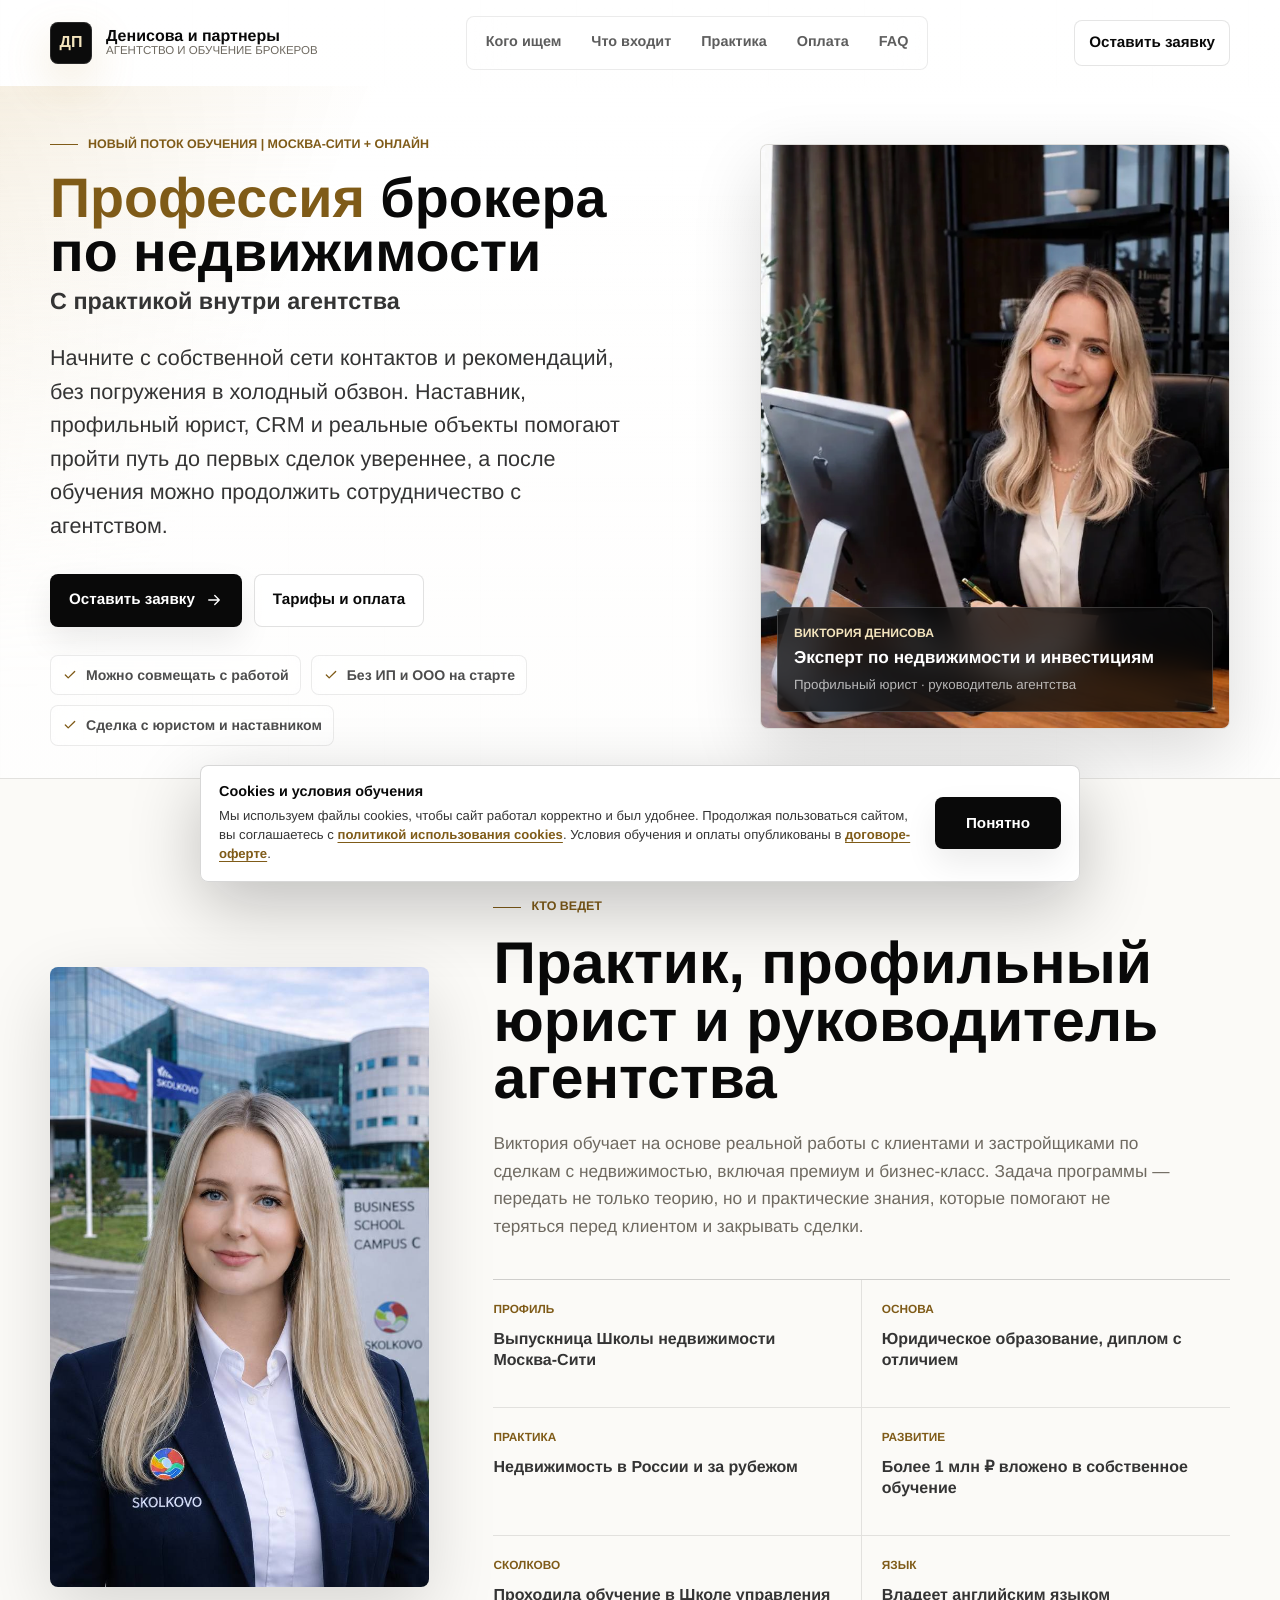
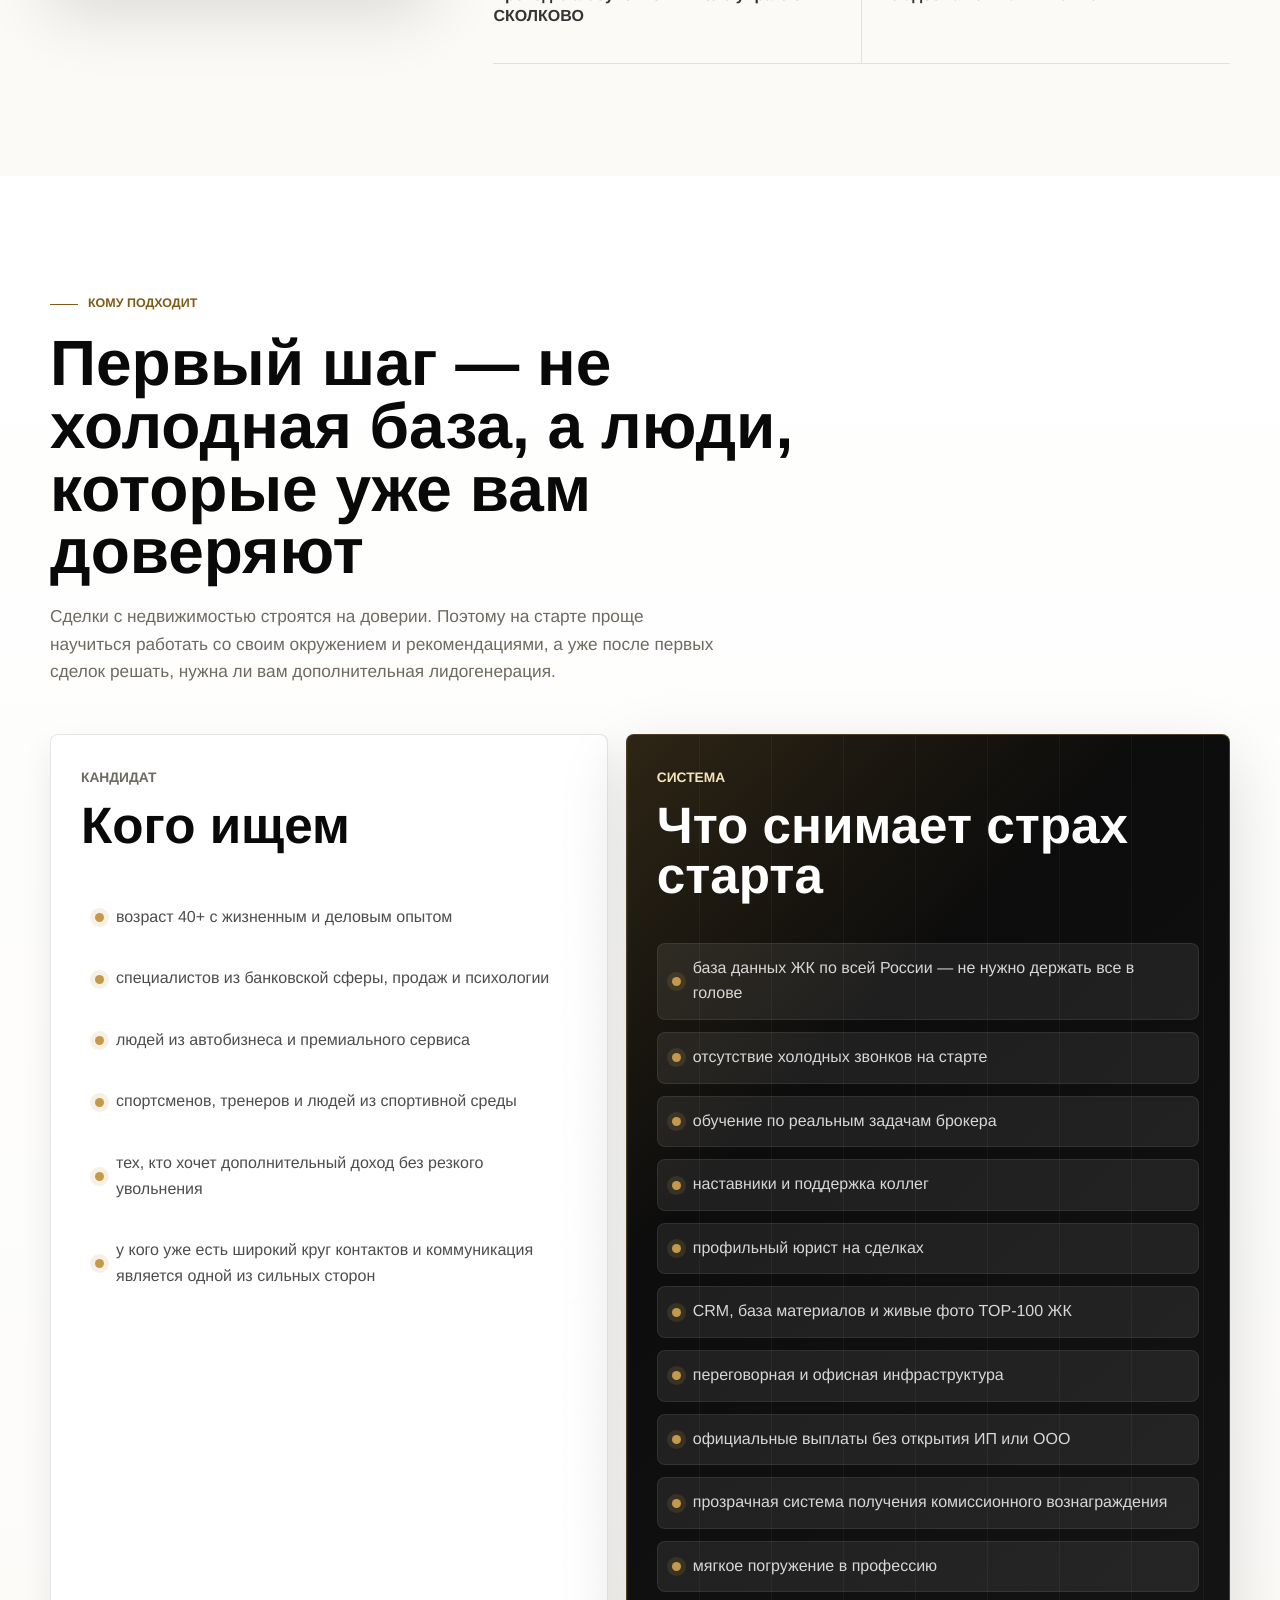
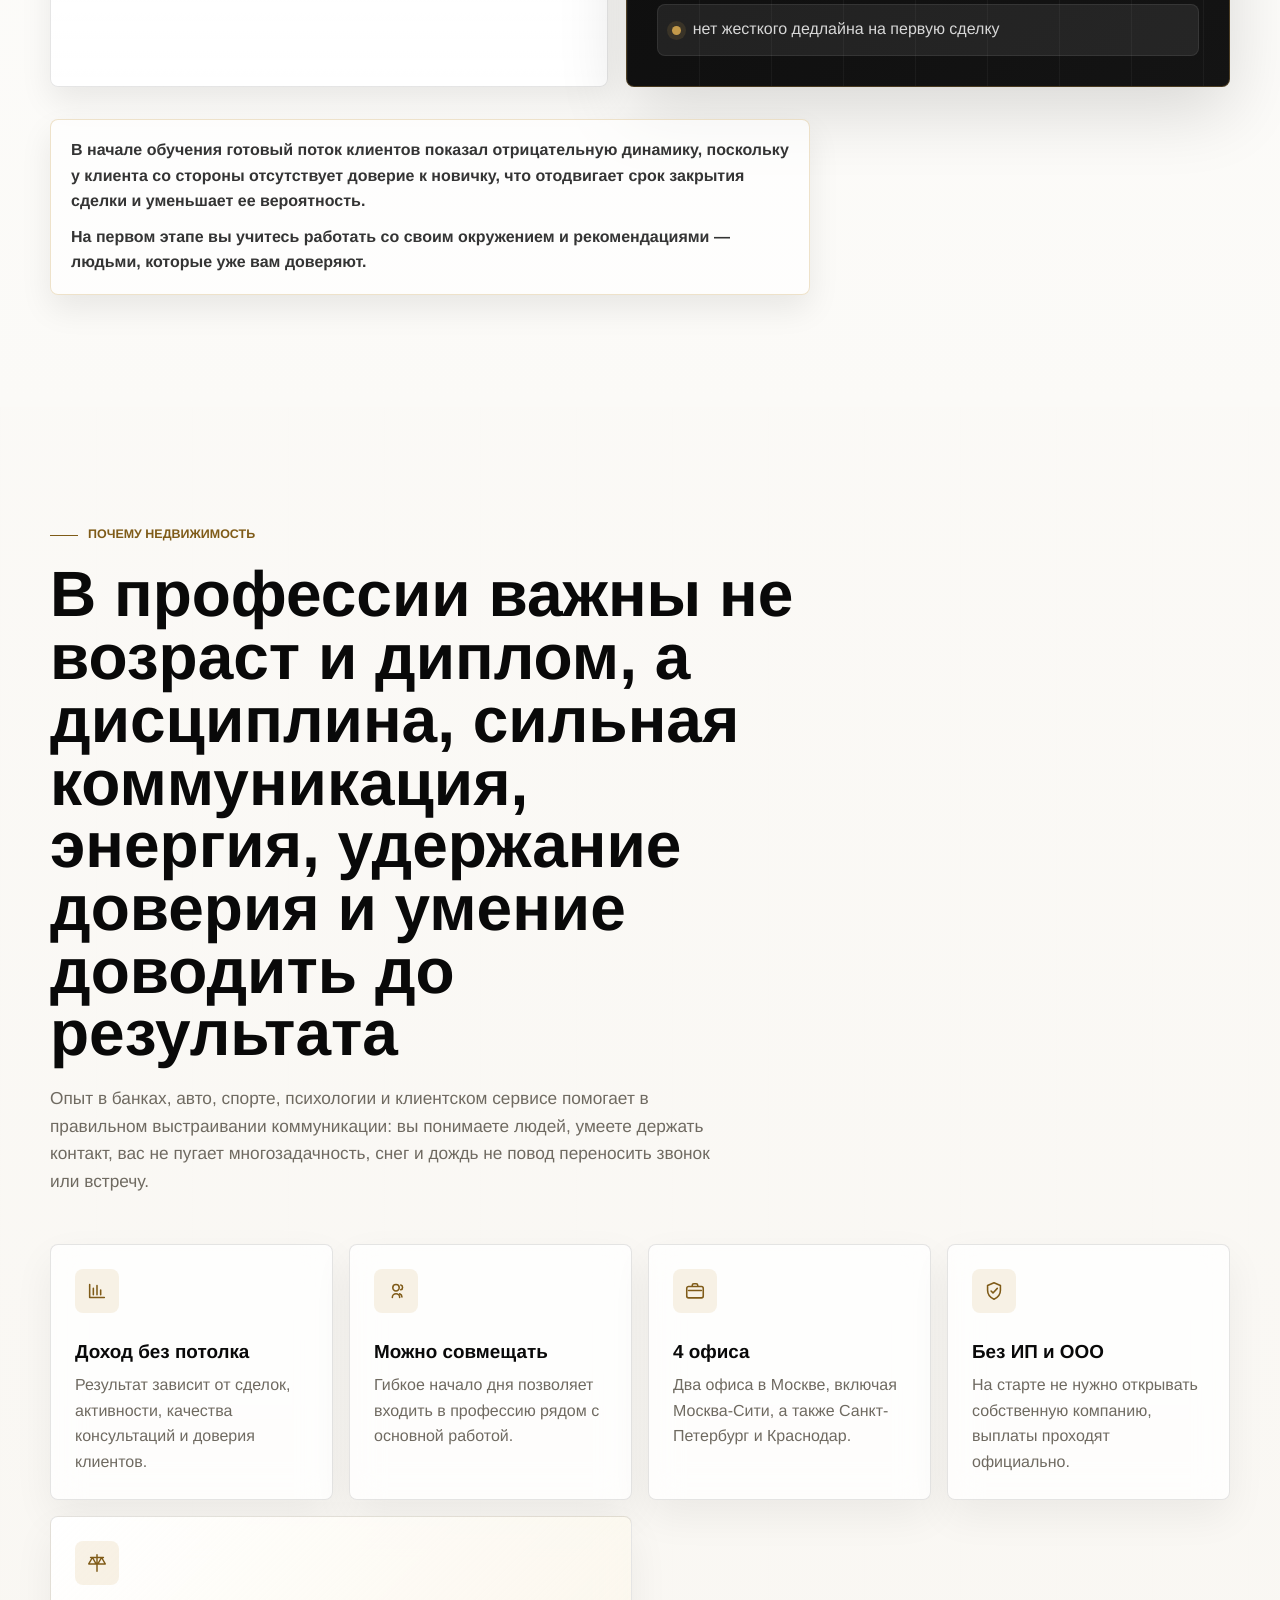
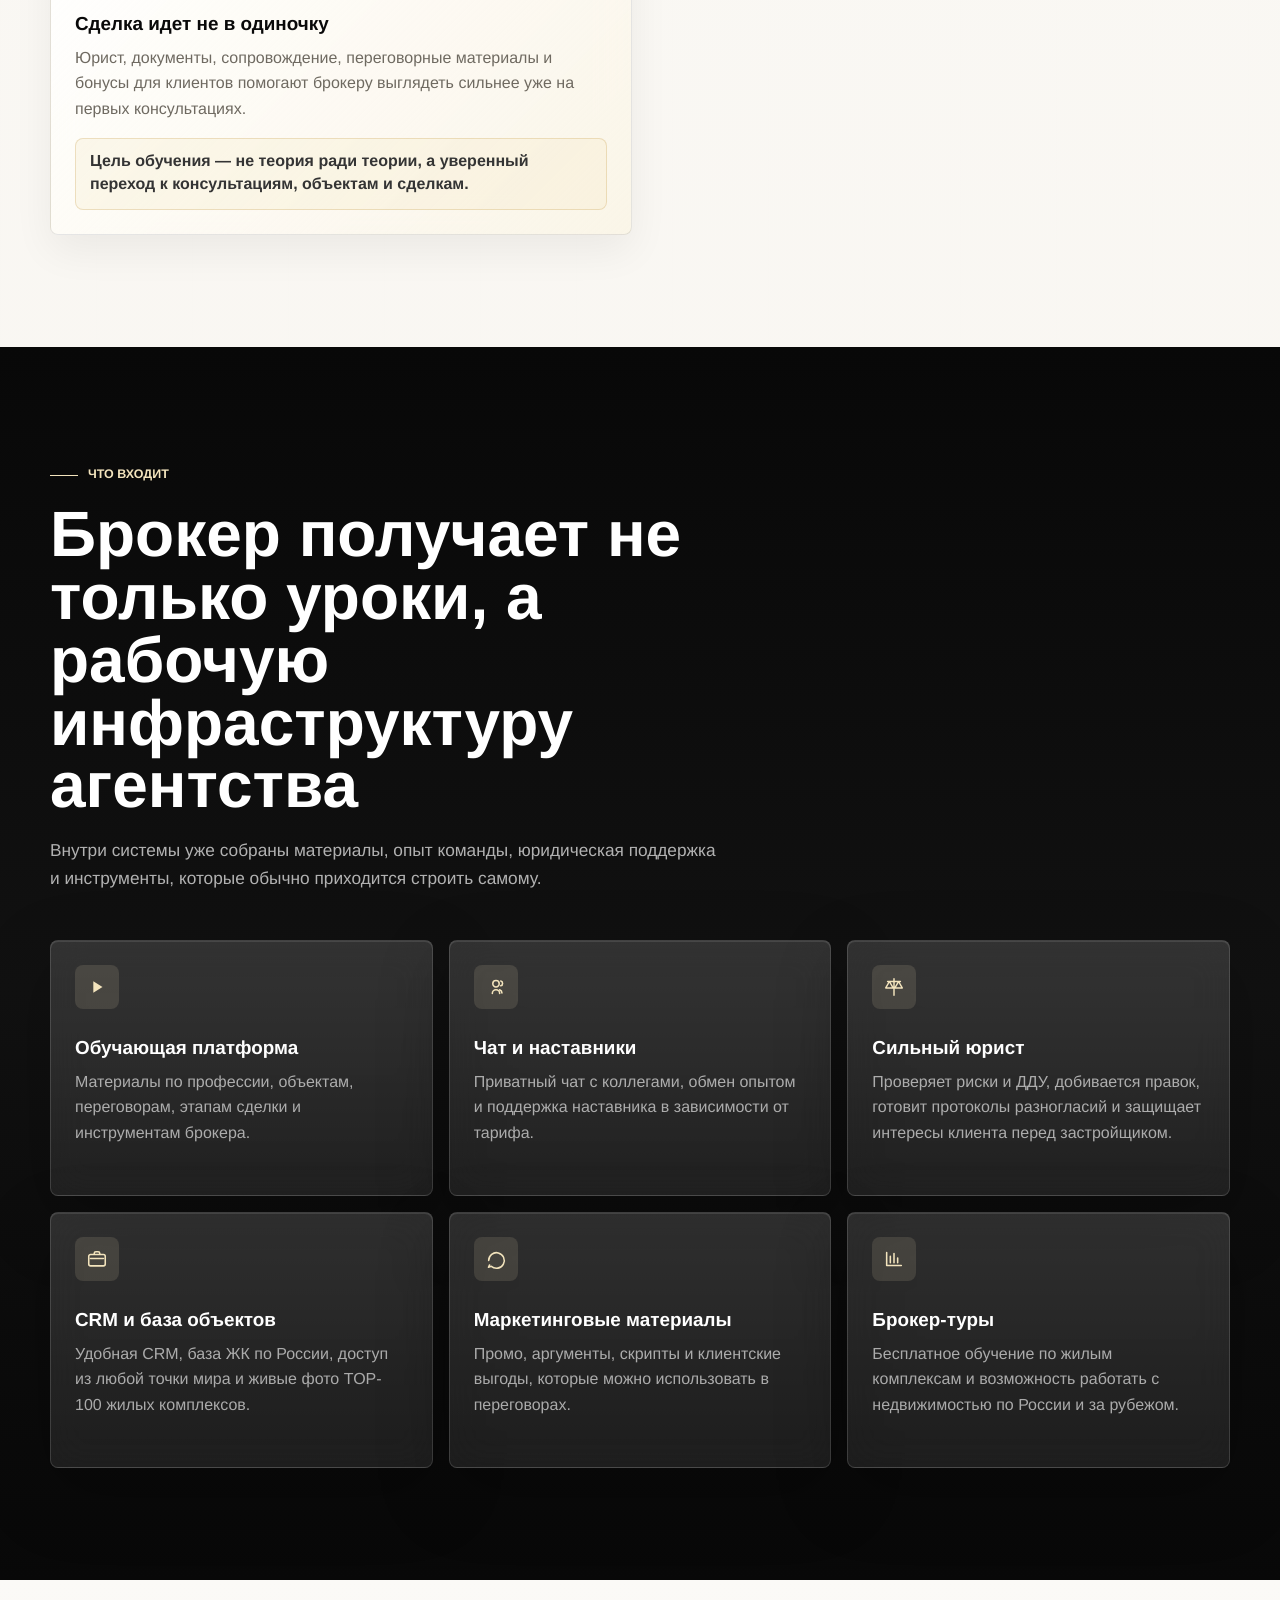
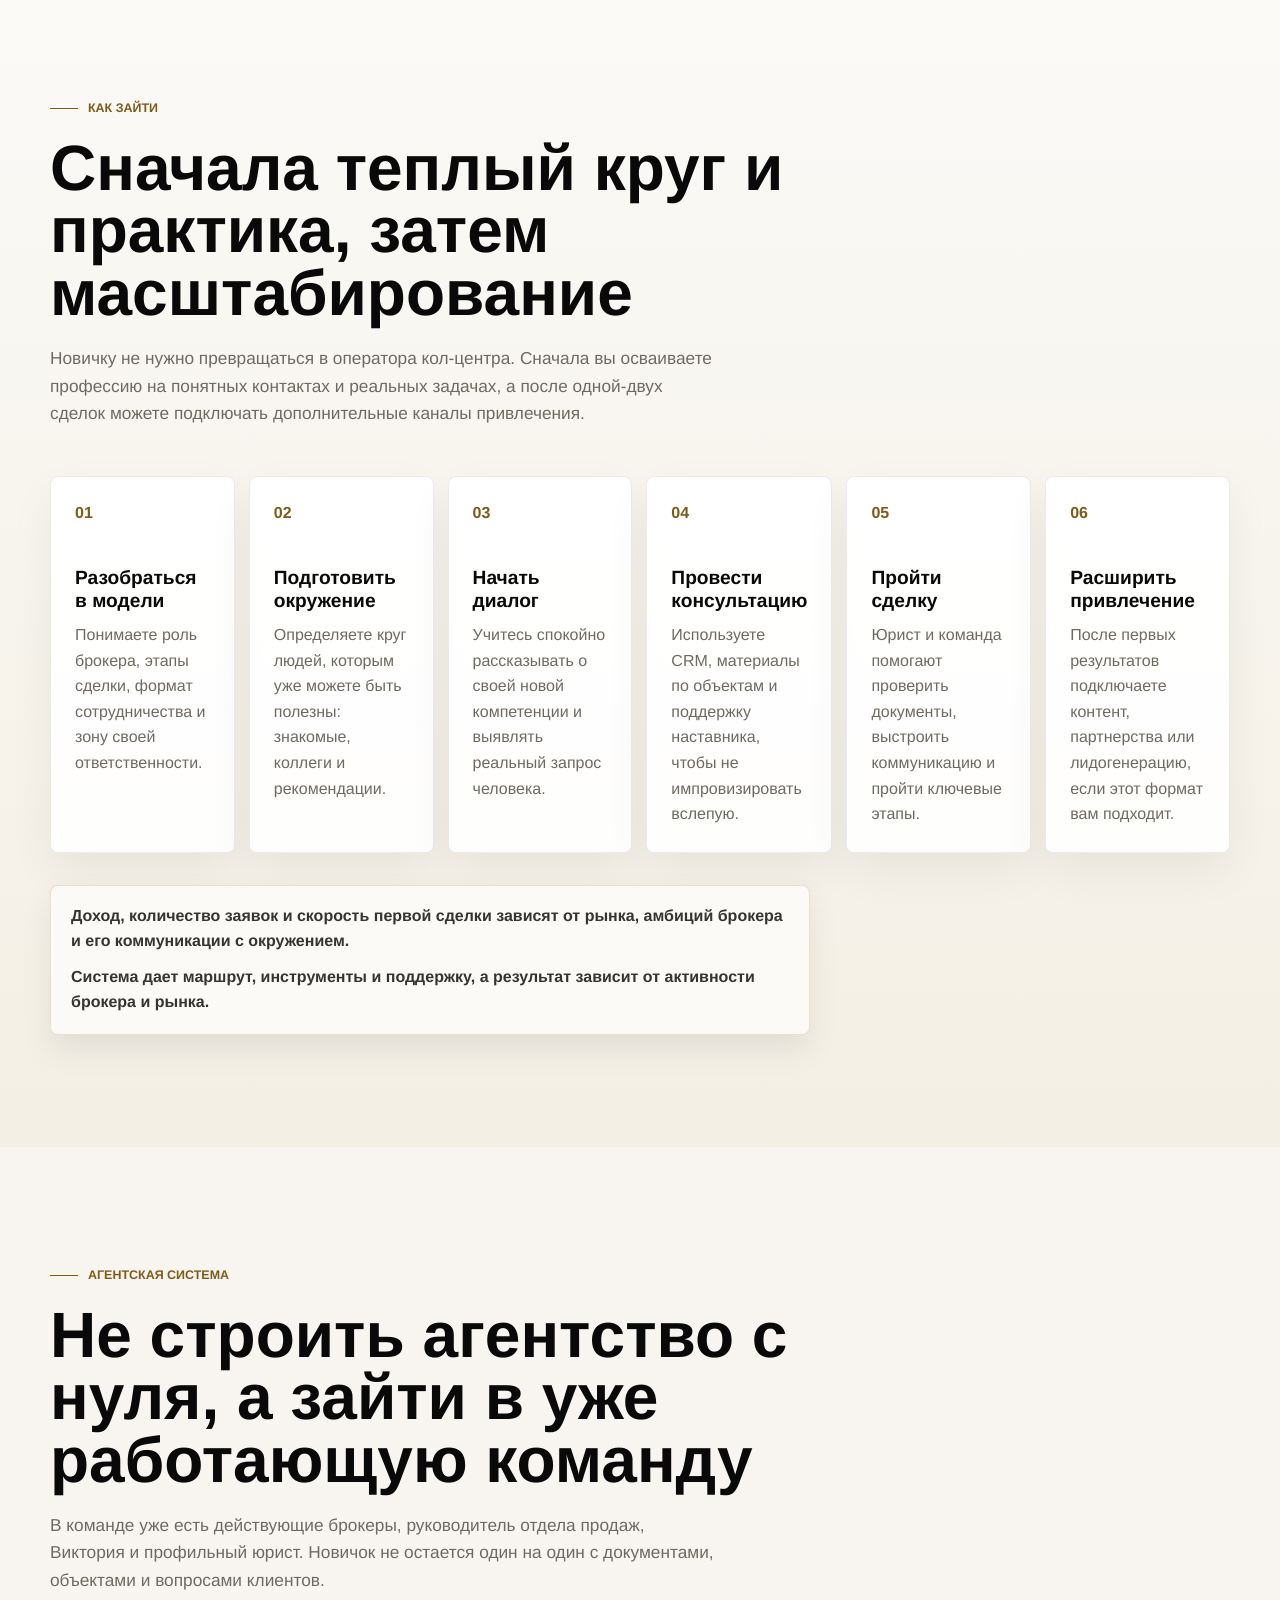
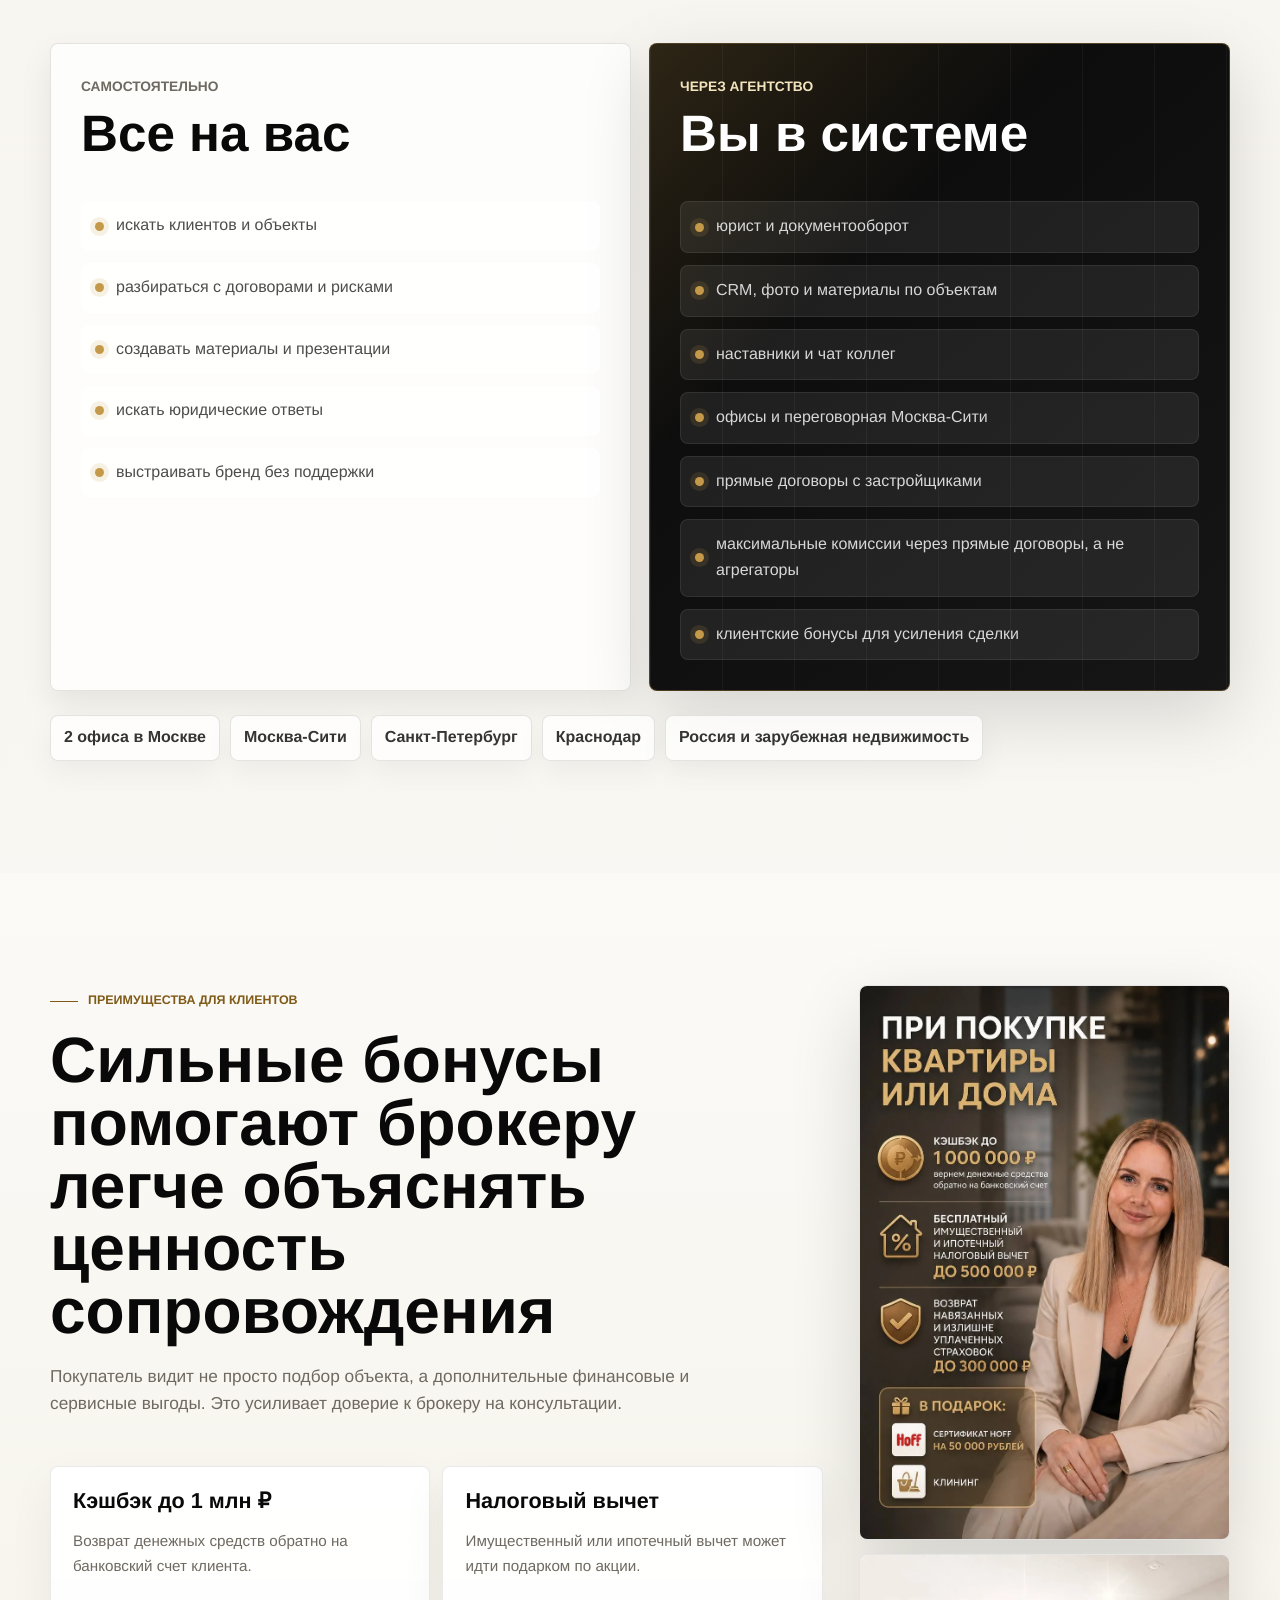
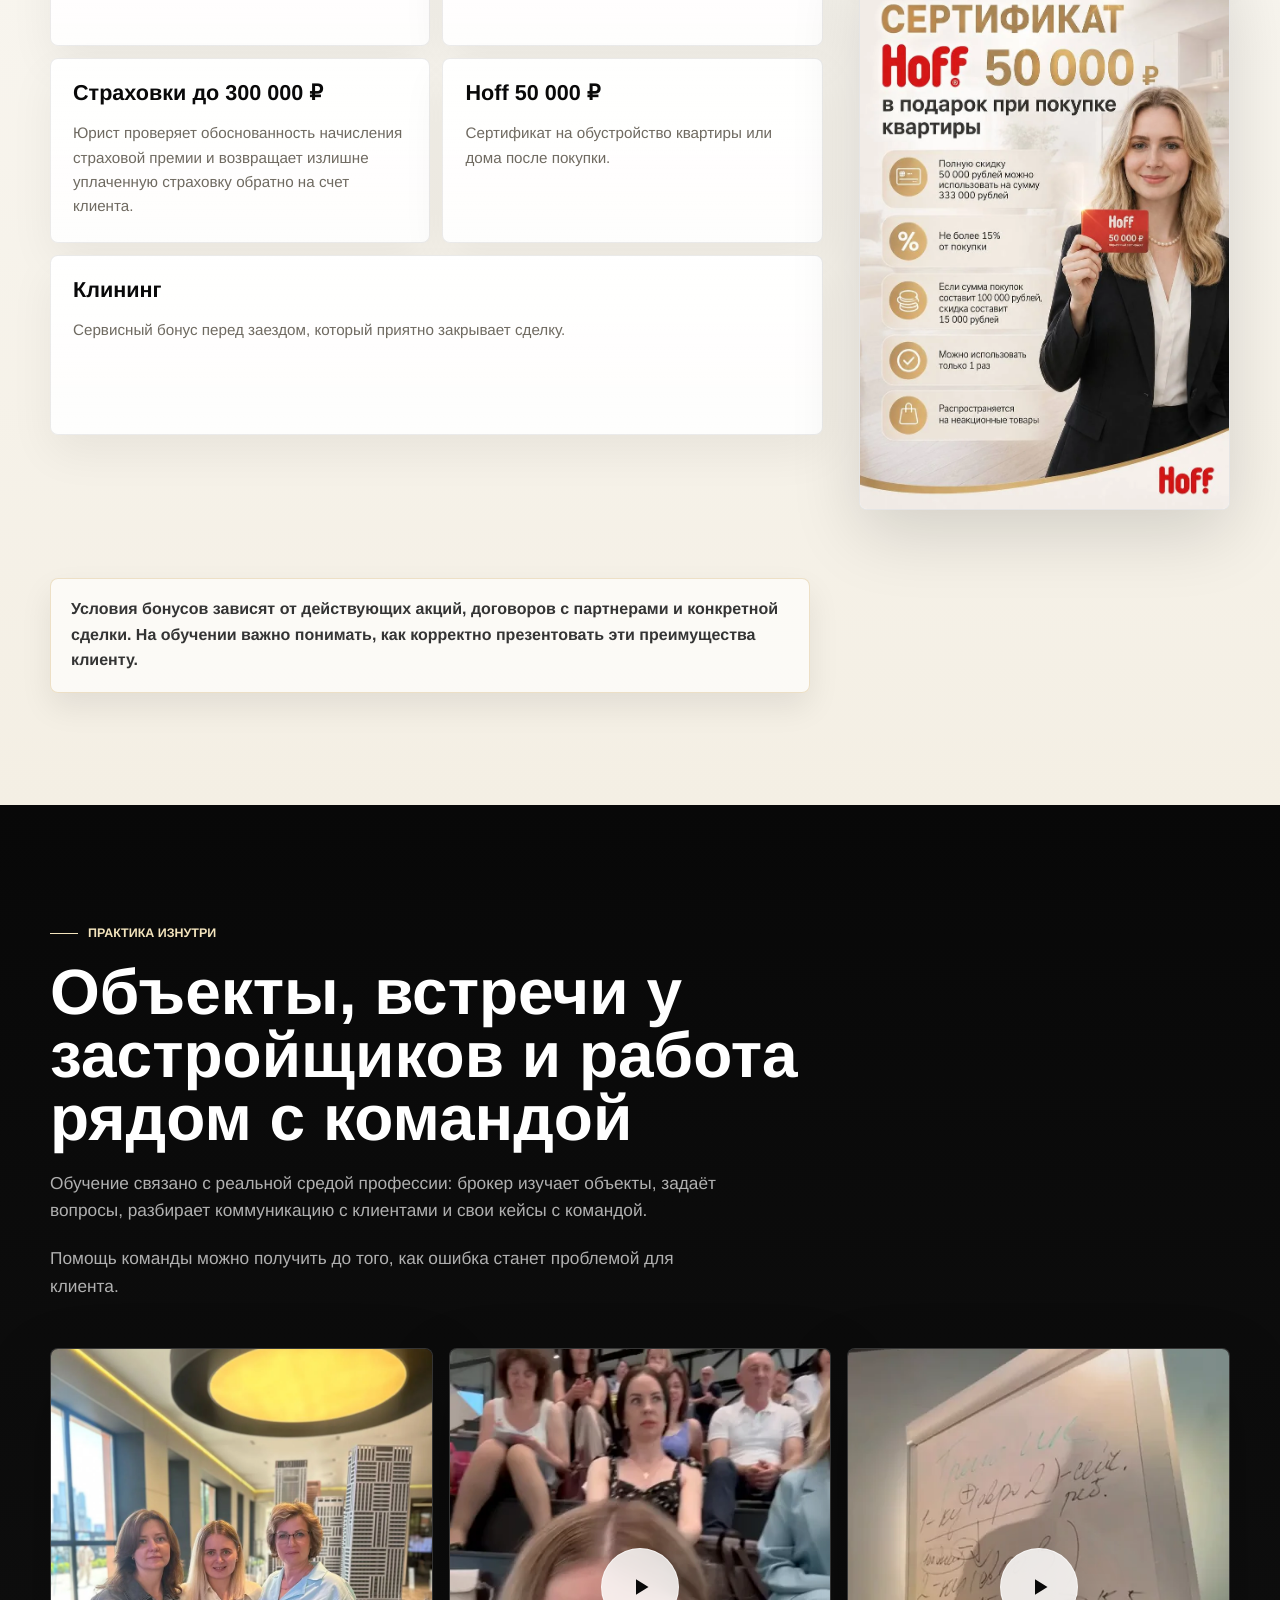
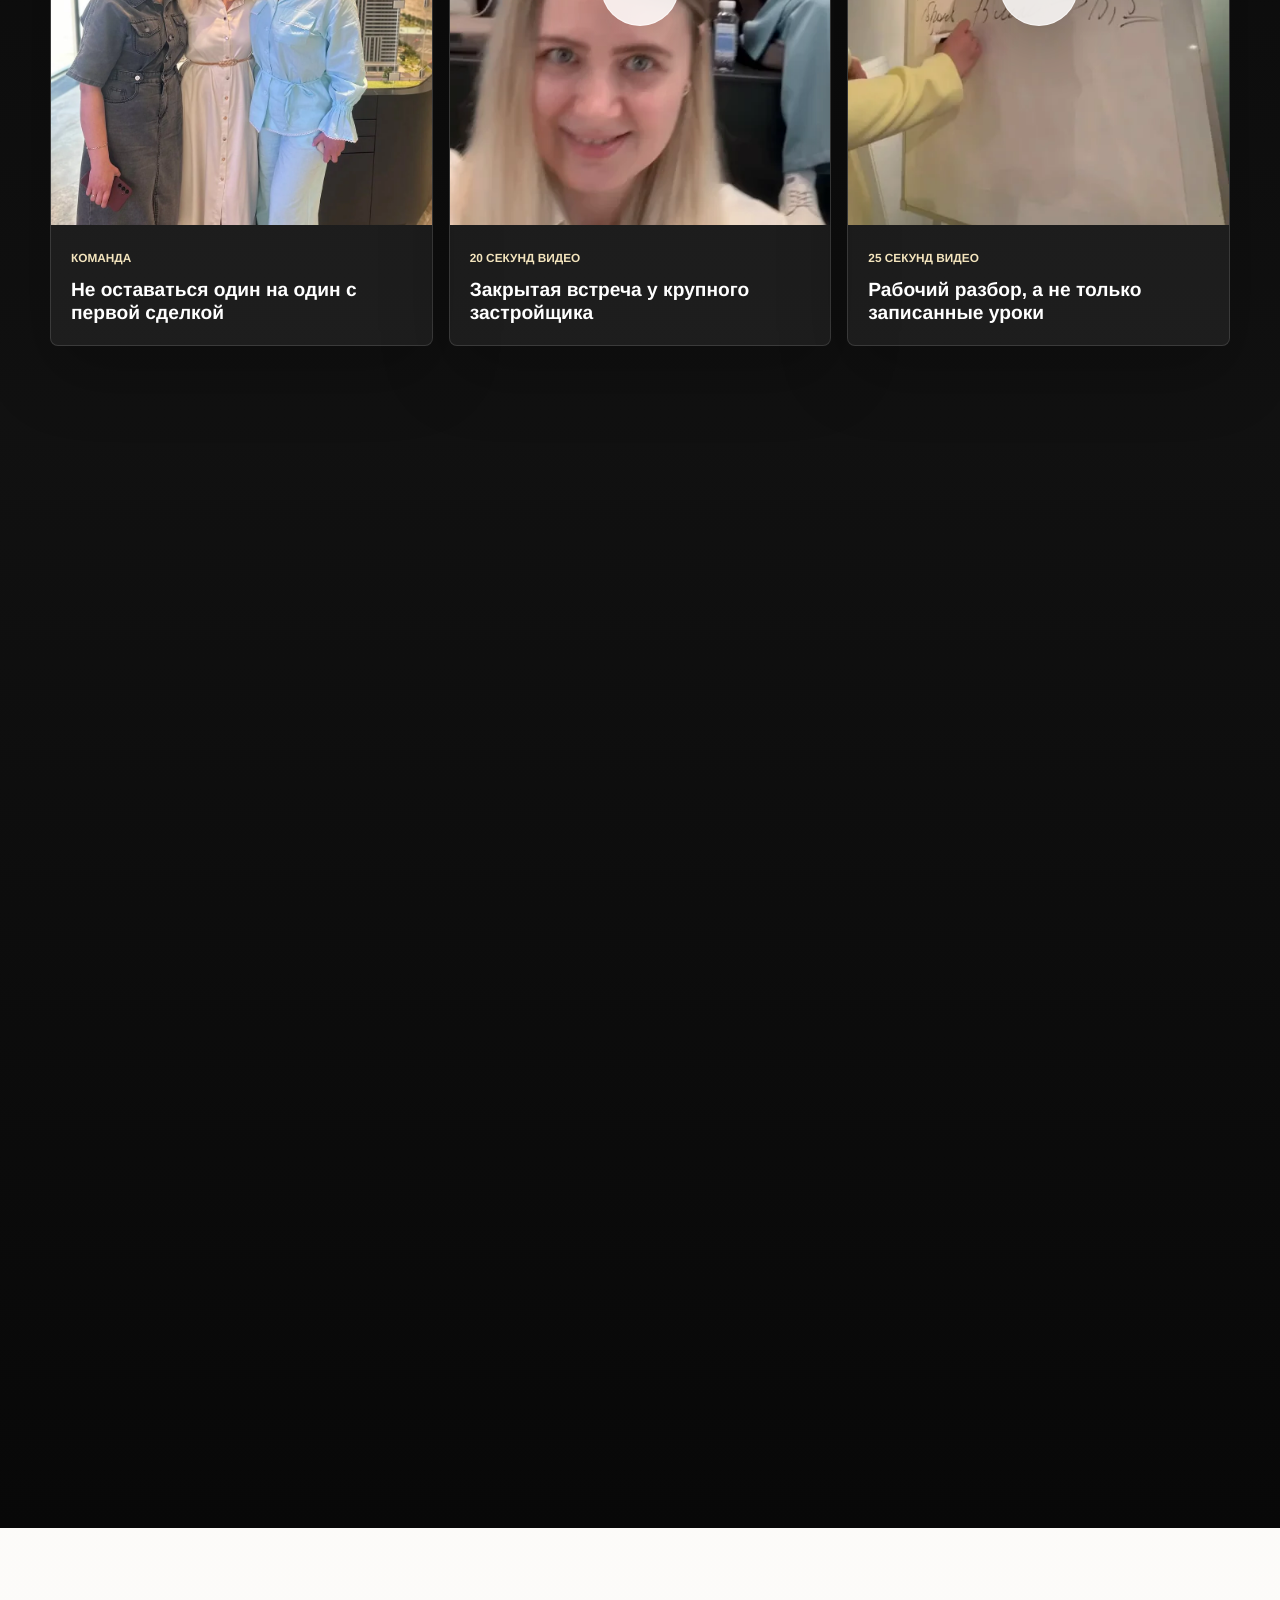
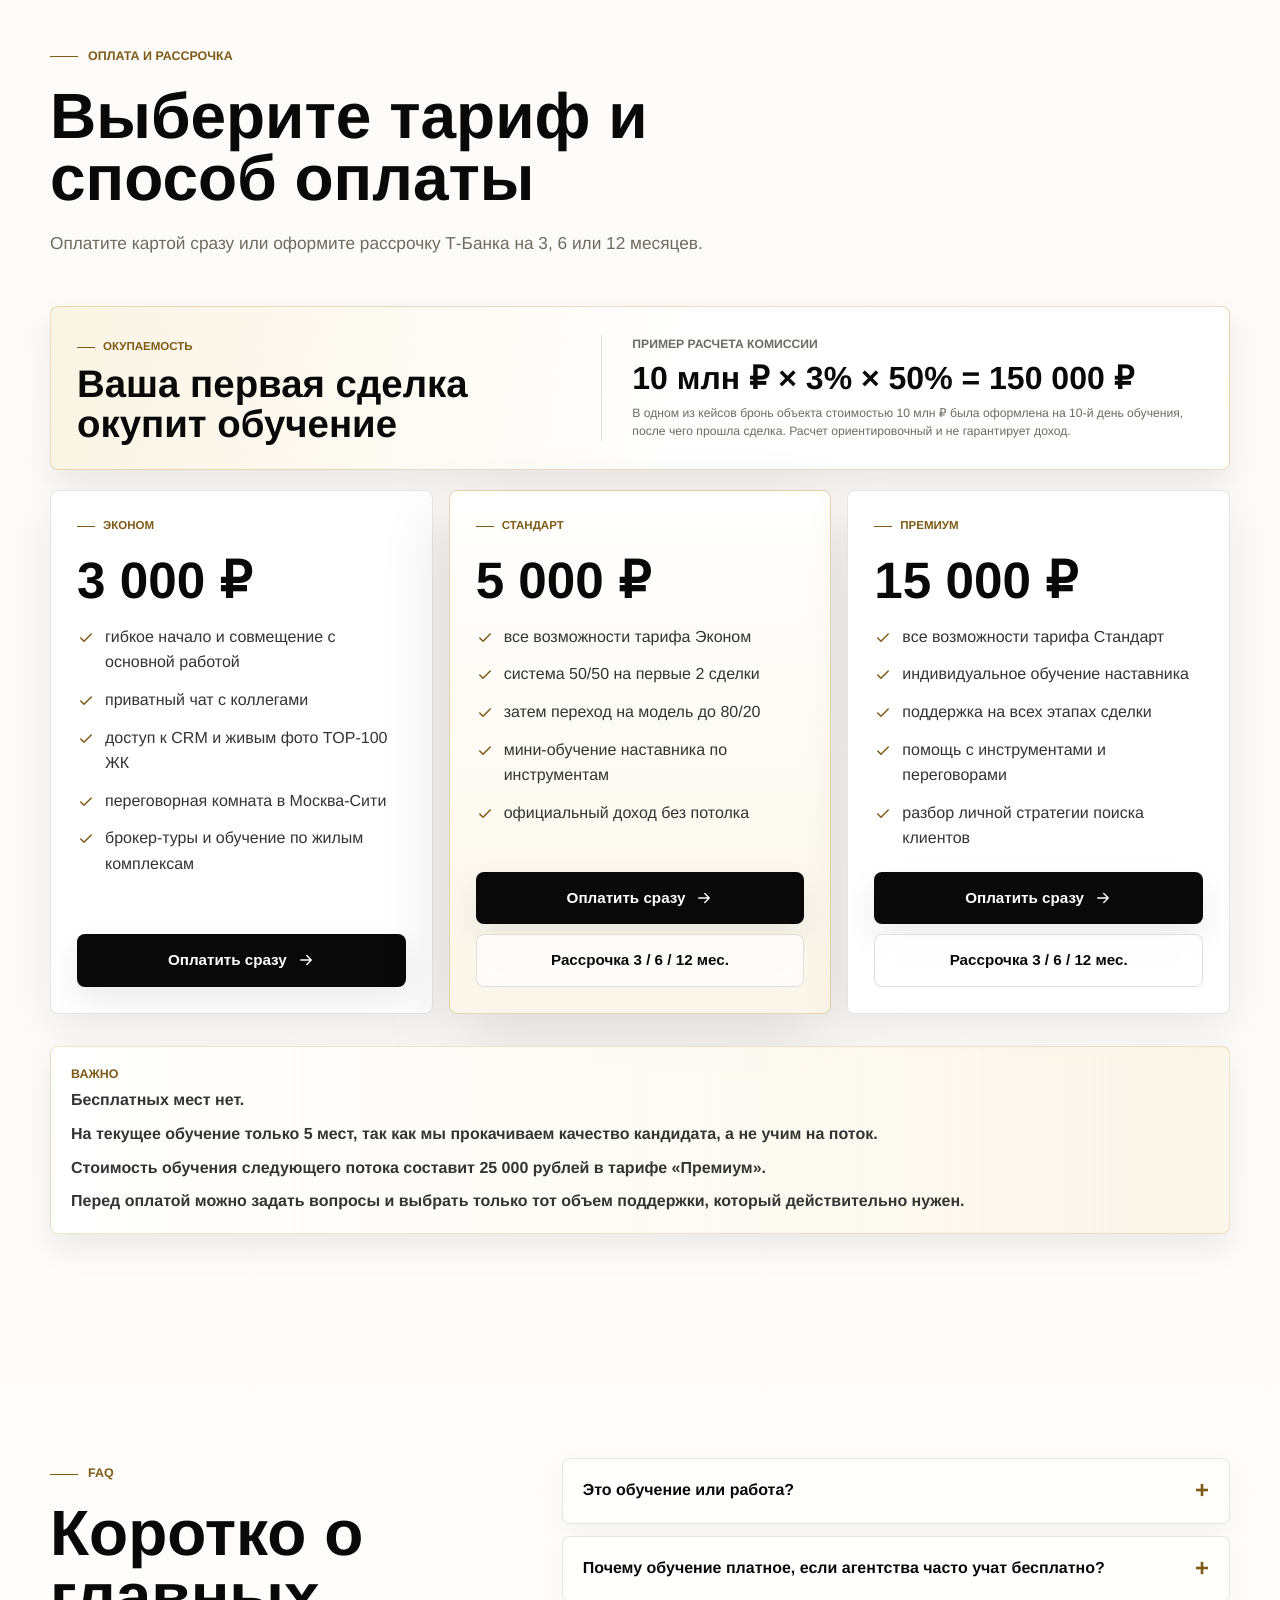
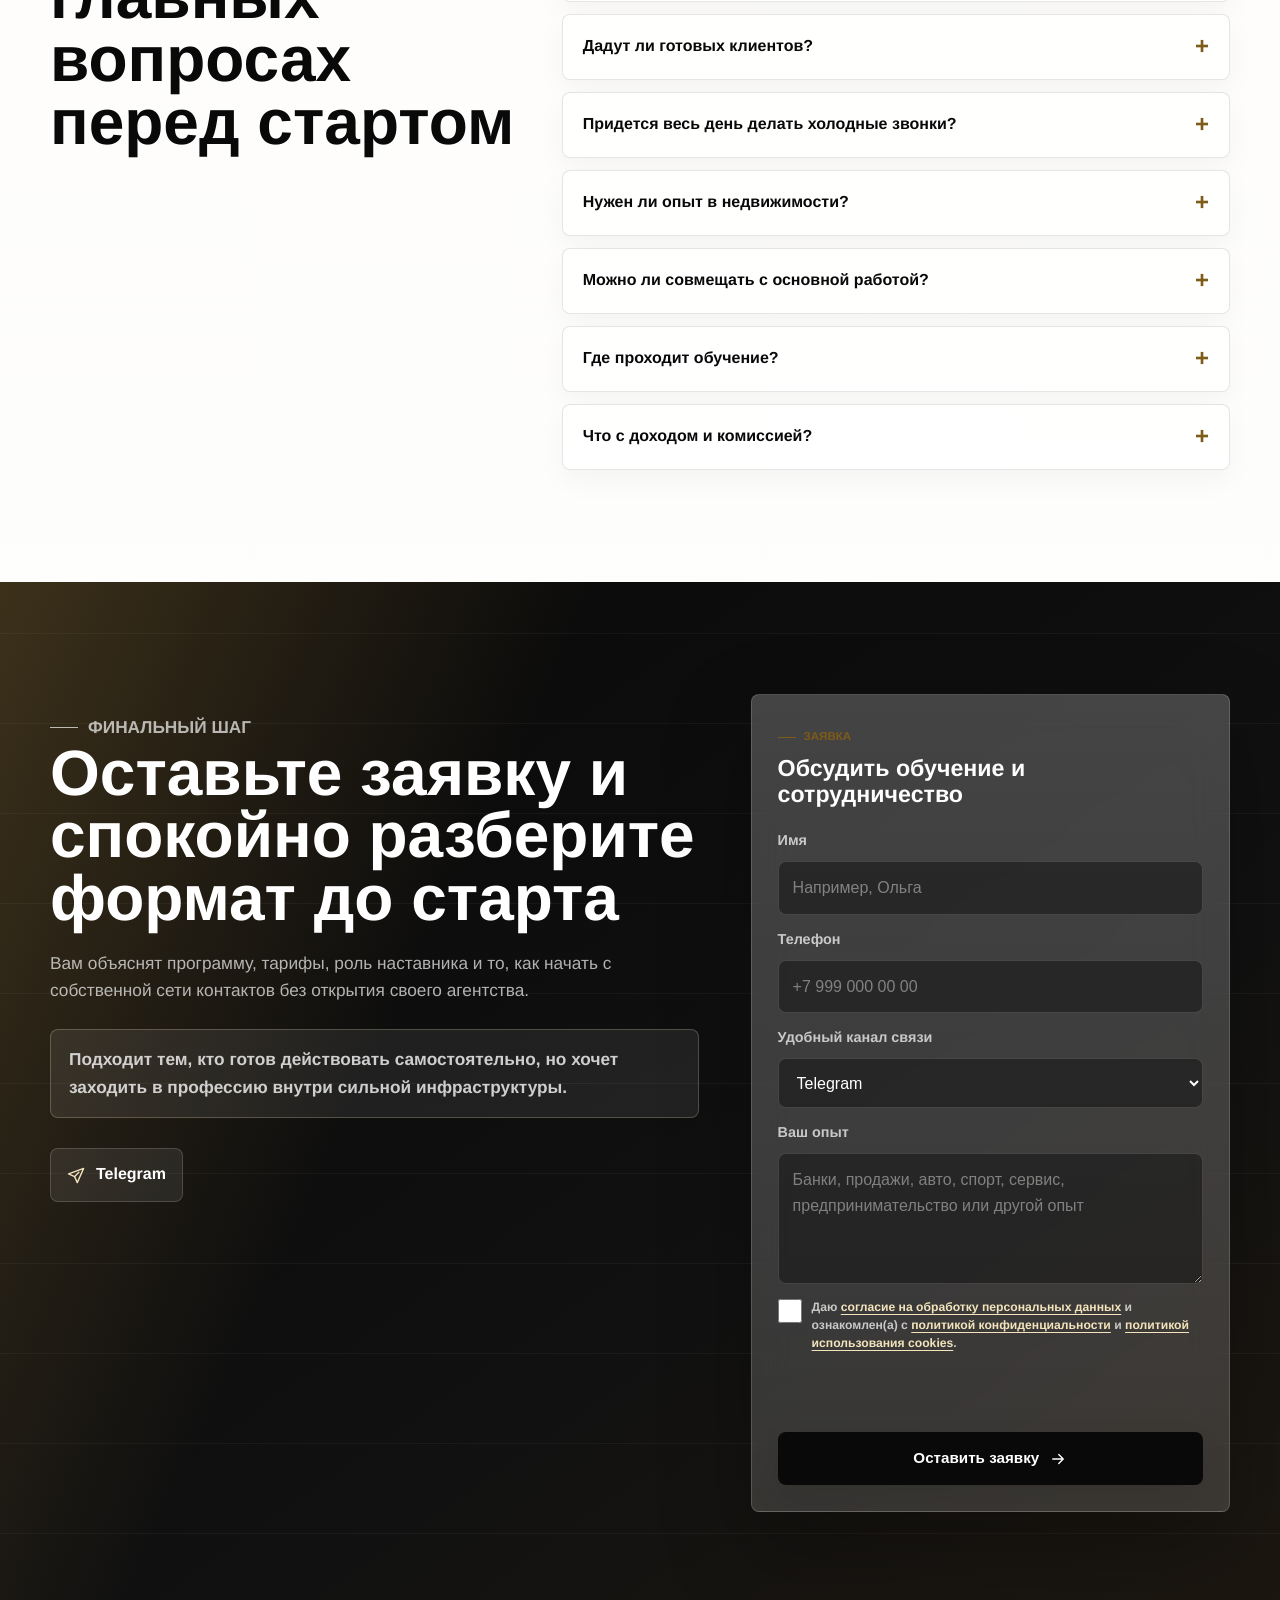
<file: index.html>
<!doctype html>
<html lang="ru">
  <head>
    <meta charset="utf-8">
    <meta name="viewport" content="width=device-width, initial-scale=1">
    <meta name="description" content="Обучение профессии брокера недвижимости в агентстве «Денисова и партнеры»: практика, наставник, профильный юрист, CRM и последующее сотрудничество.">
    <link rel="canonical" href="https://victoryrealty.github.io/-/">
    <meta name="robots" content="index,follow,max-image-preview:large">
    <meta name="theme-color" content="#080808">
    <meta property="og:locale" content="ru_RU">
    <meta property="og:type" content="website">
    <meta property="og:site_name" content="Денисова и партнеры">
    <meta property="og:title" content="Обучение брокеров по недвижимости | Денисова и партнеры">
    <meta property="og:description" content="Практика внутри агентства, наставник, сильный юрист, CRM и возможность последующего сотрудничества.">
    <meta property="og:url" content="https://victoryrealty.github.io/-/">
    <meta property="og:image" content="https://victoryrealty.github.io/-/assets/victoria-office.webp">
    <meta property="og:image:width" content="720">
    <meta property="og:image:height" content="1280">
    <meta property="og:image:alt" content="Виктория Денисова в офисе агентства">
    <meta name="twitter:card" content="summary_large_image">
    <link rel="icon" href="assets/favicon.svg" type="image/svg+xml">
    <title>Денисова и партнеры | Обучение брокеров недвижимости</title>
    <meta name="payment-api" content="https://victory-payment.155-212-143-159.sslip.io">
    <script src="https://forma.tbank.ru/static/onlineScript.js" async></script>
    <link rel="stylesheet" href="styles.css?v=20260826-victoria-review-v3">
  </head>
  <body>
    <a class="skip-link" href="#main">Перейти к содержанию</a>

    <svg class="svg-sprite" aria-hidden="true" focusable="false">
      <symbol id="icon-arrow" viewBox="0 0 24 24">
        <path d="M5 12h14M13 6l6 6-6 6" fill="none" stroke="currentColor" stroke-width="1.8" stroke-linecap="round" stroke-linejoin="round"/>
      </symbol>
      <symbol id="icon-check" viewBox="0 0 24 24">
        <path d="m5 12 4.3 4.3L19 6.7" fill="none" stroke="currentColor" stroke-width="2" stroke-linecap="round" stroke-linejoin="round"/>
      </symbol>
      <symbol id="icon-shield" viewBox="0 0 24 24">
        <path d="M12 3 19 6v5.2c0 4.1-2.8 7.9-7 9.8-4.2-1.9-7-5.7-7-9.8V6l7-3Z" fill="none" stroke="currentColor" stroke-width="1.7" stroke-linejoin="round"/>
        <path d="m8.8 12 2.1 2.1 4.7-5" fill="none" stroke="currentColor" stroke-width="1.7" stroke-linecap="round" stroke-linejoin="round"/>
      </symbol>
      <symbol id="icon-scale" viewBox="0 0 24 24">
        <path d="M12 3v18M5 6h14M7 6l-4 7h8L7 6Zm10 0-4 7h8l-4-7Z" fill="none" stroke="currentColor" stroke-width="1.6" stroke-linecap="round" stroke-linejoin="round"/>
      </symbol>
      <symbol id="icon-chart" viewBox="0 0 24 24">
        <path d="M4 19V5M4 19h16M8 16V9m4 7V6m4 10v-5" fill="none" stroke="currentColor" stroke-width="1.7" stroke-linecap="round"/>
      </symbol>
      <symbol id="icon-users" viewBox="0 0 24 24">
        <path d="M16 19c0-2.2-1.8-4-4-4s-4 1.8-4 4M12 12a3.5 3.5 0 1 0 0-7 3.5 3.5 0 0 0 0 7Zm6.5 6.6c0-1.6-1-3-2.5-3.6m1.2-9.5a2.7 2.7 0 0 1 0 5.2" fill="none" stroke="currentColor" stroke-width="1.7" stroke-linecap="round"/>
      </symbol>
      <symbol id="icon-briefcase" viewBox="0 0 24 24">
        <path d="M9 7V5.8C9 4.8 9.8 4 10.8 4h2.4c1 0 1.8.8 1.8 1.8V7m-10 4.5h14M5 7h14c1.1 0 2 .9 2 2v8.5c0 1.1-.9 2-2 2H5c-1.1 0-2-.9-2-2V9c0-1.1.9-2 2-2Z" fill="none" stroke="currentColor" stroke-width="1.7" stroke-linecap="round" stroke-linejoin="round"/>
      </symbol>
      <symbol id="icon-message" viewBox="0 0 24 24">
        <path d="M5 18.5 3.8 21l3.1-1A8.5 8.5 0 1 0 4 13.6" fill="none" stroke="currentColor" stroke-width="1.7" stroke-linecap="round" stroke-linejoin="round"/>
      </symbol>
      <symbol id="icon-play" viewBox="0 0 24 24">
        <path d="M8 5.8v12.4L18 12 8 5.8Z" fill="currentColor"/>
      </symbol>
      <symbol id="icon-send" viewBox="0 0 24 24">
        <path d="m21 3-8 18-3.4-7.6L2 10l19-7Z" fill="none" stroke="currentColor" stroke-width="1.7" stroke-linecap="round" stroke-linejoin="round"/>
        <path d="m10 13 5-5" fill="none" stroke="currentColor" stroke-width="1.7" stroke-linecap="round"/>
      </symbol>
      <symbol id="icon-phone" viewBox="0 0 24 24">
        <path d="M7.2 4.5 9 8.6 6.9 10c1.1 2.4 2.8 4.1 5.1 5.1L13.5 13l4.1 1.8c.7.3 1.1 1 1 1.8l-.5 2.5c-.2.8-.9 1.4-1.8 1.4C9.3 20.2 3.8 14.7 3.5 7.7c0-.9.6-1.6 1.4-1.8l2.5-.5c.8-.1 1.5.3 1.8 1Z" fill="none" stroke="currentColor" stroke-width="1.7" stroke-linecap="round" stroke-linejoin="round"/>
      </symbol>
      <symbol id="icon-card" viewBox="0 0 24 24">
        <rect x="3" y="5" width="18" height="14" rx="2" fill="none" stroke="currentColor" stroke-width="1.7"/>
        <path d="M3 9h18M7 15h4" fill="none" stroke="currentColor" stroke-width="1.7" stroke-linecap="round"/>
      </symbol>
    </svg>

    <header class="site-header" data-header>
      <div class="container header-shell">
        <a class="brand" href="#top" aria-label="Денисова и партнеры, наверх">
          <span class="brand-mark">ДП</span>
          <span class="brand-copy">
            <strong>Денисова и партнеры</strong>
            <small>агентство и обучение брокеров</small>
          </span>
        </a>

        <nav class="main-nav" id="main-nav" aria-label="Основная навигация">
          <a href="#client-role">Кого ищем</a>
          <a href="#broker-stack">Что входит</a>
          <a href="#trust">Практика</a>
          <a href="#pricing">Оплата</a>
          <a href="#faq">FAQ</a>
        </nav>

        <div class="header-actions">
          <a class="button button--ghost" href="#application">Оставить заявку</a>
          <button class="menu-button" type="button" aria-expanded="false" aria-controls="main-nav" data-menu-button>
            <span></span>
            <span></span>
            <span></span>
            <span class="sr-only">Открыть меню</span>
          </button>
        </div>
      </div>
    </header>

    <main id="main">
      <section class="hero section-band" id="top">
        <div class="container hero-grid">
          <div class="hero-copy reveal">
            <p class="eyebrow">Новый поток обучения | Москва-Сити + онлайн</p>
            <h1><strong class="hero-title-keyword">Профессия</strong> брокера по недвижимости <span>С практикой внутри агентства</span></h1>
            <p class="hero-lead">Начните с собственной сети контактов и рекомендаций, без погружения в холодный обзвон. Наставник, профильный юрист, CRM и реальные объекты помогают пройти путь до первых сделок увереннее, а после обучения можно продолжить сотрудничество с агентством.</p>

            <div class="hero-actions">
              <a class="button button--primary" href="#application">
                Оставить заявку
                <svg aria-hidden="true"><use href="#icon-arrow"></use></svg>
              </a>
              <a class="button button--secondary" href="#pricing">Тарифы и оплата</a>
            </div>

            <div class="trust-strip" aria-label="Ключевые условия">
              <span><svg aria-hidden="true"><use href="#icon-check"></use></svg> Можно совмещать с работой</span>
              <span><svg aria-hidden="true"><use href="#icon-check"></use></svg> Без ИП и ООО на старте</span>
              <span><svg aria-hidden="true"><use href="#icon-check"></use></svg> Сделка с юристом и наставником</span>
            </div>
          </div>

          <figure class="hero-portrait reveal">
            <img src="assets/victoria-office.webp" width="720" height="1280" alt="Виктория Денисова за рабочим столом в офисе." fetchpriority="high">
            <figcaption>
              <span>Виктория Денисова</span>
              <strong>Эксперт по недвижимости и инвестициям</strong>
              <small>Профильный юрист · руководитель агентства</small>
            </figcaption>
          </figure>
        </div>
      </section>

      <section class="section founder-intro" id="about">
        <div class="container founder-intro__grid">
          <figure class="founder-intro__portrait reveal">
            <img src="assets/victoria-skolkovo-corrected.jpg" width="720" height="1280" loading="lazy" alt="Виктория Денисова на кампусе бизнес-школы Сколково.">
          </figure>

          <div class="founder-intro__copy reveal">
            <p class="eyebrow">Кто ведет</p>
            <h2>Практик, профильный юрист и руководитель агентства</h2>
            <p>Виктория обучает на основе реальной работы с клиентами и застройщиками по сделкам с недвижимостью, включая премиум и бизнес-класс. Задача программы — передать не только теорию, но и практические знания, которые помогают не теряться перед клиентом и закрывать сделки.</p>

            <dl class="founder-facts">
              <div>
                <dt>Профиль</dt>
                <dd>Выпускница Школы недвижимости Москва-Сити</dd>
              </div>
              <div>
                <dt>Основа</dt>
                <dd>Юридическое образование, диплом с отличием</dd>
              </div>
              <div>
                <dt>Практика</dt>
                <dd>Недвижимость в России и за рубежом</dd>
              </div>
              <div>
                <dt>Развитие</dt>
                <dd>Более 1 млн ₽ вложено в собственное обучение</dd>
              </div>
              <div>
                <dt>СКОЛКОВО</dt>
                <dd>Проходила обучение в Школе управления СКОЛКОВО</dd>
              </div>
              <div>
                <dt>Язык</dt>
                <dd>Владеет английским языком</dd>
              </div>
            </dl>
          </div>
        </div>
      </section>

      <section class="section clarity-section" id="client-role" data-copy-protected>
        <div class="container">
          <div class="section-heading reveal">
            <p class="eyebrow">Кому подходит</p>
            <h2>Первый шаг — не холодная база, а люди, которые уже вам доверяют</h2>
            <p>Сделки с недвижимостью строятся на доверии. Поэтому на старте проще научиться работать со своим окружением и рекомендациями, а уже после первых сделок решать, нужна ли вам дополнительная лидогенерация.</p>
          </div>

          <div class="role-grid reveal">
            <article class="role-card role-card--broker">
              <div class="compare-head">
                <span>Кандидат</span>
                <strong>Кого ищем</strong>
              </div>
              <ul class="compare-list">
                <li>возраст 40+ с жизненным и деловым опытом</li>
                <li>специалистов из банковской сферы, продаж и психологии</li>
                <li>людей из автобизнеса и премиального сервиса</li>
                <li>спортсменов, тренеров и людей из спортивной среды</li>
                <li>тех, кто хочет дополнительный доход без резкого увольнения</li>
                <li>у кого уже есть широкий круг контактов и коммуникация является одной из сильных сторон</li>
              </ul>
            </article>

            <article class="role-card role-card--agency">
              <div class="compare-head">
                <span>Система</span>
                <strong>Что снимает страх старта</strong>
              </div>
              <ul class="compare-list">
                <li>база данных ЖК по всей России — не нужно держать все в голове</li>
                <li>отсутствие холодных звонков на старте</li>
                <li>обучение по реальным задачам брокера</li>
                <li>наставники и поддержка коллег</li>
                <li>профильный юрист на сделках</li>
                <li>CRM, база материалов и живые фото TOP-100 ЖК</li>
                <li>переговорная и офисная инфраструктура</li>
                <li>официальные выплаты без открытия ИП или ООО</li>
                <li>прозрачная система получения комиссионного вознаграждения</li>
                <li>мягкое погружение в профессию</li>
                <li>нет жесткого дедлайна на первую сделку</li>
              </ul>
            </article>
          </div>

          <div class="section-note clarity-note reveal">
            <p>В начале обучения готовый поток клиентов показал отрицательную динамику, поскольку у клиента со стороны отсутствует доверие к новичку, что отодвигает срок закрытия сделки и уменьшает ее вероятность.</p>
            <p>На первом этапе вы учитесь работать со своим окружением и рекомендациями — людьми, которые уже вам доверяют.</p>
          </div>
        </div>
      </section>

      <section class="section" id="reasons">
        <div class="container">
          <div class="section-heading reveal">
            <p class="eyebrow">Почему недвижимость</p>
            <h2>В профессии важны не возраст и диплом, а дисциплина, сильная коммуникация, энергия, удержание доверия и умение доводить до результата</h2>
            <p>Опыт в банках, авто, спорте, психологии и клиентском сервисе помогает в правильном выстраивании коммуникации: вы понимаете людей, умеете держать контакт, вас не пугает многозадачность, снег и дождь не повод переносить звонок или встречу.</p>
          </div>

          <div class="card-grid reasons-grid">
            <article class="feature-card reveal">
              <span class="card-icon"><svg aria-hidden="true"><use href="#icon-chart"></use></svg></span>
              <h3>Доход без потолка</h3>
              <p>Результат зависит от сделок, активности, качества консультаций и доверия клиентов.</p>
            </article>
            <article class="feature-card reveal">
              <span class="card-icon"><svg aria-hidden="true"><use href="#icon-users"></use></svg></span>
              <h3>Можно совмещать</h3>
              <p>Гибкое начало дня позволяет входить в профессию рядом с основной работой.</p>
            </article>
            <article class="feature-card reveal">
              <span class="card-icon"><svg aria-hidden="true"><use href="#icon-briefcase"></use></svg></span>
              <h3>4 офиса</h3>
              <p>Два офиса в Москве, включая Москва-Сити, а также Санкт-Петербург и Краснодар.</p>
            </article>
            <article class="feature-card reveal">
              <span class="card-icon"><svg aria-hidden="true"><use href="#icon-shield"></use></svg></span>
              <h3>Без ИП и ООО</h3>
              <p>На старте не нужно открывать собственную компанию, выплаты проходят официально.</p>
            </article>
            <article class="feature-card reveal feature-card--wide">
              <span class="card-icon"><svg aria-hidden="true"><use href="#icon-scale"></use></svg></span>
              <h3>Сделка идет не в одиночку</h3>
              <p>Юрист, документы, сопровождение, переговорные материалы и бонусы для клиентов помогают брокеру выглядеть сильнее уже на первых консультациях.</p>
              <p class="card-callout">Цель обучения — не теория ради теории, а уверенный переход к консультациям, объектам и сделкам.</p>
            </article>
          </div>
        </div>
      </section>

      <section class="section section--black" id="broker-stack">
        <div class="container">
          <div class="section-heading section-heading--light reveal">
            <p class="eyebrow">Что входит</p>
            <h2>Брокер получает не только уроки, а рабочую инфраструктуру агентства</h2>
            <p>Внутри системы уже собраны материалы, опыт команды, юридическая поддержка и инструменты, которые обычно приходится строить самому.</p>
          </div>

          <div class="stack-grid">
            <article class="glass-card reveal">
              <span class="card-icon"><svg aria-hidden="true"><use href="#icon-play"></use></svg></span>
              <h3>Обучающая платформа</h3>
              <p>Материалы по профессии, объектам, переговорам, этапам сделки и инструментам брокера.</p>
            </article>
            <article class="glass-card reveal">
              <span class="card-icon"><svg aria-hidden="true"><use href="#icon-users"></use></svg></span>
              <h3>Чат и наставники</h3>
              <p>Приватный чат с коллегами, обмен опытом и поддержка наставника в зависимости от тарифа.</p>
            </article>
            <article class="glass-card reveal">
              <span class="card-icon"><svg aria-hidden="true"><use href="#icon-scale"></use></svg></span>
              <h3>Сильный юрист</h3>
              <p>Проверяет риски и ДДУ, добивается правок, готовит протоколы разногласий и защищает интересы клиента перед застройщиком.</p>
            </article>
            <article class="glass-card reveal">
              <span class="card-icon"><svg aria-hidden="true"><use href="#icon-briefcase"></use></svg></span>
              <h3>CRM и база объектов</h3>
              <p>Удобная CRM, база ЖК по России, доступ из любой точки мира и живые фото TOP-100 жилых комплексов.</p>
            </article>
            <article class="glass-card reveal">
              <span class="card-icon"><svg aria-hidden="true"><use href="#icon-message"></use></svg></span>
              <h3>Маркетинговые материалы</h3>
              <p>Промо, аргументы, скрипты и клиентские выгоды, которые можно использовать в переговорах.</p>
            </article>
            <article class="glass-card reveal">
              <span class="card-icon"><svg aria-hidden="true"><use href="#icon-chart"></use></svg></span>
              <h3>Брокер-туры</h3>
              <p>Бесплатное обучение по жилым комплексам и возможность работать с недвижимостью по России и за рубежом.</p>
            </article>
          </div>
        </div>
      </section>

      <section class="section section--soft first-clients-section" id="first-clients">
        <div class="container">
          <div class="section-heading reveal">
            <p class="eyebrow">Как зайти</p>
            <h2>Сначала теплый круг и практика, затем масштабирование</h2>
            <p>Новичку не нужно превращаться в оператора кол-центра. Сначала вы осваиваете профессию на понятных контактах и реальных задачах, а после одной-двух сделок можете подключать дополнительные каналы привлечения.</p>
          </div>

          <div class="client-source-grid workflow-grid">
            <article class="source-card reveal">
              <span>01</span>
              <h3>Разобраться в модели</h3>
              <p>Понимаете роль брокера, этапы сделки, формат сотрудничества и зону своей ответственности.</p>
            </article>
            <article class="source-card reveal">
              <span>02</span>
              <h3>Подготовить окружение</h3>
              <p>Определяете круг людей, которым уже можете быть полезны: знакомые, коллеги и рекомендации.</p>
            </article>
            <article class="source-card reveal">
              <span>03</span>
              <h3>Начать диалог</h3>
              <p>Учитесь спокойно рассказывать о своей новой компетенции и выявлять реальный запрос человека.</p>
            </article>
            <article class="source-card reveal">
              <span>04</span>
              <h3>Провести консультацию</h3>
              <p>Используете CRM, материалы по объектам и поддержку наставника, чтобы не импровизировать вслепую.</p>
            </article>
            <article class="source-card reveal">
              <span>05</span>
              <h3>Пройти сделку</h3>
              <p>Юрист и команда помогают проверить документы, выстроить коммуникацию и пройти ключевые этапы.</p>
            </article>
            <article class="source-card reveal">
              <span>06</span>
              <h3>Расширить привлечение</h3>
              <p>После первых результатов подключаете контент, партнерства или лидогенерацию, если этот формат вам подходит.</p>
            </article>
          </div>

          <div class="section-note warning-note reveal">
            <p>Доход, количество заявок и скорость первой сделки зависят от рынка, амбиций брокера и его коммуникации с окружением.</p>
            <p>Система дает маршрут, инструменты и поддержку, а результат зависит от активности брокера и рынка.</p>
          </div>
        </div>
      </section>

      <section class="section" id="agency">
        <div class="container">
          <div class="section-heading reveal">
            <p class="eyebrow">Агентская система</p>
            <h2>Не строить агентство с нуля, а зайти в уже работающую команду</h2>
            <p>В команде уже есть действующие брокеры, руководитель отдела продаж, Виктория и профильный юрист. Новичок не остается один на один с документами, объектами и вопросами клиентов.</p>
          </div>

          <div class="compare-grid reveal">
            <article class="compare-card compare-card--muted">
              <div class="compare-head">
                <span>Самостоятельно</span>
                <strong>Все на вас</strong>
              </div>
              <ul class="compare-list">
                <li>искать клиентов и объекты</li>
                <li>разбираться с договорами и рисками</li>
                <li>создавать материалы и презентации</li>
                <li>искать юридические ответы</li>
                <li>выстраивать бренд без поддержки</li>
              </ul>
            </article>

            <article class="compare-card compare-card--accent">
              <div class="compare-head">
                <span>Через агентство</span>
                <strong>Вы в системе</strong>
              </div>
              <ul class="compare-list">
                <li>юрист и документооборот</li>
                <li>CRM, фото и материалы по объектам</li>
                <li>наставники и чат коллег</li>
                <li>офисы и переговорная Москва-Сити</li>
                <li>прямые договоры с застройщиками</li>
                <li>максимальные комиссии через прямые договоры, а не агрегаторы</li>
                <li>клиентские бонусы для усиления сделки</li>
              </ul>
            </article>
          </div>

          <div class="office-strip reveal" aria-label="География работы">
            <span>2 офиса в Москве</span>
            <span>Москва-Сити</span>
            <span>Санкт-Петербург</span>
            <span>Краснодар</span>
            <span>Россия и зарубежная недвижимость</span>
          </div>
        </div>
      </section>

      <section class="section section--soft" id="client-benefits">
        <div class="container benefit-showcase">
          <div class="benefit-copy">
            <div class="section-heading reveal">
              <p class="eyebrow">Преимущества для клиентов</p>
              <h2>Сильные бонусы помогают брокеру легче объяснять ценность сопровождения</h2>
              <p>Покупатель видит не просто подбор объекта, а дополнительные финансовые и сервисные выгоды. Это усиливает доверие к брокеру на консультации.</p>
            </div>

            <div class="benefit-row benefit-row--compact">
              <article class="benefit-card reveal">
                <strong>Кэшбэк до 1 млн ₽</strong>
                <span>Возврат денежных средств обратно на банковский счет клиента.</span>
              </article>
              <article class="benefit-card reveal">
                <strong>Налоговый вычет</strong>
                <span>Имущественный или ипотечный вычет может идти подарком по акции.</span>
              </article>
              <article class="benefit-card reveal">
                <strong>Страховки до 300 000 ₽</strong>
                <span>Юрист проверяет обоснованность начисления страховой премии и возвращает излишне уплаченную страховку обратно на счет клиента.</span>
              </article>
              <article class="benefit-card reveal">
                <strong>Hoff 50 000 ₽</strong>
                <span>Сертификат на обустройство квартиры или дома после покупки.</span>
              </article>
              <article class="benefit-card reveal">
                <strong>Клининг</strong>
                <span>Сервисный бонус перед заездом, который приятно закрывает сделку.</span>
              </article>
            </div>
          </div>

          <div class="benefit-media reveal">
            <img src="assets/client-bonuses-new.webp" width="853" height="1280" loading="lazy" alt="Клиентские бонусы при покупке квартиры или дома через агентство.">
            <img src="assets/hoff-certificate-new.webp" width="853" height="1280" loading="lazy" alt="Условия сертификата Hoff на 50 000 рублей при покупке квартиры.">
          </div>

          <p class="section-note reveal">Условия бонусов зависят от действующих акций, договоров с партнерами и конкретной сделки. На обучении важно понимать, как корректно презентовать эти преимущества клиенту.</p>
        </div>
      </section>

      <section class="section section--black trust-section" id="trust">
        <div class="container">
          <div class="section-heading section-heading--light reveal">
            <p class="eyebrow">Практика изнутри</p>
            <h2>Объекты, встречи у застройщиков и работа рядом с командой</h2>
            <p>Обучение связано с реальной средой профессии: брокер изучает объекты, задаёт вопросы, разбирает коммуникацию с клиентами и свои кейсы с командой.</p>
            <p class="practice-intro__continuation">Помощь команды можно получить до того, как ошибка станет проблемой для клиента.</p>
          </div>

          <div class="practice-grid">
            <article class="practice-card reveal">
              <div class="practice-card__media">
                <img src="assets/broker-team.webp" width="960" height="1280" loading="lazy" alt="Виктория Денисова с брокерами команды у макета жилого комплекса.">
              </div>
              <div class="practice-card__body">
                <span>Команда</span>
                <h3>Не оставаться один на один с первой сделкой</h3>
              </div>
            </article>

            <article class="practice-card reveal">
              <div class="practice-card__media">
                <img src="assets/developer-meeting-poster.webp" width="464" height="848" loading="lazy" alt="Кадр с закрытой встречи у крупного застройщика.">
                <button class="play-button" type="button" data-video-button data-video-src="assets/developer-meeting-web.mp4" data-video-poster="assets/developer-meeting-poster.webp" data-video-title="Закрытая встреча у крупного застройщика" aria-label="Открыть видео с закрытой встречи у застройщика">
                  <svg aria-hidden="true"><use href="#icon-play"></use></svg>
                </button>
              </div>
              <div class="practice-card__body">
                <span>20 секунд видео</span>
                <h3>Закрытая встреча у крупного застройщика</h3>
              </div>
            </article>

            <article class="practice-card reveal">
              <div class="practice-card__media">
                <img src="assets/mentoring-session-poster.webp" width="464" height="848" loading="lazy" alt="Виктория Денисова разбирает материал на флипчарте.">
                <button class="play-button" type="button" data-video-button data-video-src="assets/mentoring-session-web.mp4" data-video-poster="assets/mentoring-session-poster.webp" data-video-title="Рабочий разбор с наставником" aria-label="Открыть видео с рабочим разбором">
                  <svg aria-hidden="true"><use href="#icon-play"></use></svg>
                </button>
              </div>
              <div class="practice-card__body">
                <span>25 секунд видео</span>
                <h3>Рабочий разбор, а не только записанные уроки</h3>
              </div>
            </article>
          </div>

          <div class="section-heading section-heading--light proof-heading reveal">
            <p class="eyebrow">Ученики в работе</p>
            <h2>Первые результаты появляются в реальных действиях</h2>
            <p>Кейсы показывают возможный путь, но не гарантируют одинаковый срок или доход: результат зависит от активности ученика, его окружения и конкретного рынка.</p>
          </div>

          <div class="proof-grid proof-grid--media">
            <article class="practice-card practice-card--proof reveal">
              <div class="practice-card__media practice-card__media--wide">
                <img src="assets/result-day-10-poster.jpg" width="320" height="568" loading="lazy" alt="Постер видео с первой бронью ученицы на 10-й день обучения.">
                <button class="play-button" type="button" data-video-button data-video-src="assets/result-day-10-web.mp4" data-video-poster="assets/result-day-10-poster.jpg" data-video-title="Первая бронь на 10-й день обучения" aria-label="Открыть видео с первой бронью ученицы на 10-й день">
                  <svg aria-hidden="true"><use href="#icon-play"></use></svg>
                </button>
              </div>
              <div class="practice-card__body">
                <span>Кейс ученицы</span>
                <h3>Первая бронь на 10-й день обучения</h3>
              </div>
            </article>

            <article class="practice-card practice-card--proof reveal">
              <div class="practice-card__media practice-card__media--wide">
                <img src="assets/student-property-tour-poster.webp" width="464" height="848" loading="lazy" alt="Ученица на просмотре квартиры.">
                <button class="play-button" type="button" data-video-button data-video-src="assets/student-property-tour-web.mp4" data-video-poster="assets/student-property-tour-poster.webp" data-video-title="Ученица проводит просмотр квартиры" aria-label="Открыть видео ученицы на просмотре квартиры">
                  <svg aria-hidden="true"><use href="#icon-play"></use></svg>
                </button>
              </div>
              <div class="practice-card__body">
                <span>Видео ученицы</span>
                <h3>Практика на реальном объекте</h3>
              </div>
            </article>

            <article class="testimonial testimonial--media testimonial--review reveal">
              <img src="assets/student-review.webp" width="720" height="1280" loading="lazy" alt="Отзыв ученицы о сопровождении сделки и работе команды.">
              <div>
                <p>«Вы настоящая команда специалистов. Очень благодарна за оперативность, профессионализм и круглосуточное внимание».</p>
                <strong>Отзыв после сделки</strong>
                <span>ученица из ЯНАО впервые удаленно подписала ипотеку</span>
              </div>
            </article>
          </div>
        </div>
      </section>

      <section class="section pricing-section" id="pricing">
        <div class="container">
          <div class="pricing-head reveal">
            <div class="section-heading">
              <p class="eyebrow">Оплата и рассрочка</p>
              <h2>Выберите тариф и способ оплаты</h2>
              <p>Оплатите картой сразу или оформите рассрочку Т-Банка на 3, 6 или 12 месяцев.</p>
            </div>
          </div>

          <div class="roi-strip reveal" aria-label="Пример окупаемости обучения">
            <div class="roi-strip__copy">
              <span class="mini-label">Окупаемость</span>
              <h3>Ваша первая сделка окупит обучение</h3>
            </div>
            <div class="roi-strip__example">
              <span>Пример расчета комиссии</span>
              <strong>10 млн ₽ × 3% × 50% = 150 000 ₽</strong>
              <small>В одном из кейсов бронь объекта стоимостью 10 млн ₽ была оформлена на 10-й день обучения, после чего прошла сделка. Расчет ориентировочный и не гарантирует доход.</small>
            </div>
          </div>

          <div class="pricing-shortcuts reveal" aria-label="Быстрый выбор способа оплаты тарифа Стандарт">
            <button class="button button--primary" type="button" data-payment-open data-plan="standard" aria-haspopup="dialog" aria-controls="payment-dialog">
              Оплатить «Стандарт» · 5 000 ₽
              <svg aria-hidden="true"><use href="#icon-arrow"></use></svg>
            </button>
            <button class="button button--secondary" type="button" data-installment-open data-plan="standard" aria-haspopup="dialog" aria-controls="installment-dialog">
              Рассрочка 3 / 6 / 12 мес.
            </button>
          </div>

          <div class="mobile-tariff-tabs" data-tariff-tabs role="tablist" aria-label="Выбор тарифа">
            <button type="button" role="tab" aria-selected="false" aria-controls="tariff-economy" data-tariff-tab="economy">Эконом</button>
            <button type="button" role="tab" aria-selected="true" aria-controls="tariff-standard" data-tariff-tab="standard">Стандарт</button>
            <button type="button" role="tab" aria-selected="false" aria-controls="tariff-premium" data-tariff-tab="premium">Премиум</button>
          </div>

          <div class="tariff-grid reveal">
            <article class="tariff-card" id="tariff-economy" data-tariff-card="economy">
              <span class="mini-label">Эконом</span>
              <strong class="tariff-price">3 000 ₽</strong>
              <ul class="pricing-list">
                <li><svg aria-hidden="true"><use href="#icon-check"></use></svg> гибкое начало и совмещение с основной работой</li>
                <li><svg aria-hidden="true"><use href="#icon-check"></use></svg> приватный чат с коллегами</li>
                <li><svg aria-hidden="true"><use href="#icon-check"></use></svg> доступ к CRM и живым фото TOP-100 ЖК</li>
                <li><svg aria-hidden="true"><use href="#icon-check"></use></svg> переговорная комната в Москва-Сити</li>
                <li><svg aria-hidden="true"><use href="#icon-check"></use></svg> брокер-туры и обучение по жилым комплексам</li>
              </ul>
              <div class="tariff-actions">
                <button class="button button--primary tariff-buy-button" type="button" data-payment-open data-plan="economy" aria-haspopup="dialog" aria-controls="payment-dialog">
                  Оплатить сразу
                  <svg aria-hidden="true"><use href="#icon-arrow"></use></svg>
                </button>
              </div>
            </article>

            <article class="tariff-card tariff-card--featured is-mobile-active" id="tariff-standard" data-tariff-card="standard">
              <span class="mini-label">Стандарт</span>
              <strong class="tariff-price">5 000 ₽</strong>
              <ul class="pricing-list">
                <li><svg aria-hidden="true"><use href="#icon-check"></use></svg> все возможности тарифа Эконом</li>
                <li><svg aria-hidden="true"><use href="#icon-check"></use></svg> система 50/50 на первые 2 сделки</li>
                <li><svg aria-hidden="true"><use href="#icon-check"></use></svg> затем переход на модель до 80/20</li>
                <li><svg aria-hidden="true"><use href="#icon-check"></use></svg> мини-обучение наставника по инструментам</li>
                <li><svg aria-hidden="true"><use href="#icon-check"></use></svg> официальный доход без потолка</li>
              </ul>
              <div class="tariff-actions">
                <button class="button button--primary tariff-buy-button" type="button" data-payment-open data-plan="standard" aria-haspopup="dialog" aria-controls="payment-dialog">
                  Оплатить сразу
                  <svg aria-hidden="true"><use href="#icon-arrow"></use></svg>
                </button>
                <button class="button button--secondary tariff-installment-button" type="button" data-installment-open data-plan="standard" aria-haspopup="dialog" aria-controls="installment-dialog">
                  Рассрочка 3 / 6 / 12 мес.
                </button>
              </div>
            </article>

            <article class="tariff-card" id="tariff-premium" data-tariff-card="premium">
              <span class="mini-label">Премиум</span>
              <strong class="tariff-price">15 000 ₽</strong>
              <ul class="pricing-list">
                <li><svg aria-hidden="true"><use href="#icon-check"></use></svg> все возможности тарифа Стандарт</li>
                <li><svg aria-hidden="true"><use href="#icon-check"></use></svg> индивидуальное обучение наставника</li>
                <li><svg aria-hidden="true"><use href="#icon-check"></use></svg> поддержка на всех этапах сделки</li>
                <li><svg aria-hidden="true"><use href="#icon-check"></use></svg> помощь с инструментами и переговорами</li>
                <li><svg aria-hidden="true"><use href="#icon-check"></use></svg> разбор личной стратегии поиска клиентов</li>
              </ul>
              <div class="tariff-actions">
                <button class="button button--primary tariff-buy-button" type="button" data-payment-open data-plan="premium" aria-haspopup="dialog" aria-controls="payment-dialog">
                  Оплатить сразу
                  <svg aria-hidden="true"><use href="#icon-arrow"></use></svg>
                </button>
                <button class="button button--secondary tariff-installment-button" type="button" data-installment-open data-plan="premium" aria-haspopup="dialog" aria-controls="installment-dialog">
                  Рассрочка 3 / 6 / 12 мес.
                </button>
              </div>
            </article>
          </div>

          <div class="section-note tariff-note reveal">
            <span>Важно</span>
            <div class="tariff-note__copy">
              <p>Бесплатных мест нет.</p>
              <p>На текущее обучение только 5 мест, так как мы прокачиваем качество кандидата, а не учим на поток.</p>
              <p>Стоимость обучения следующего потока составит 25 000 рублей в тарифе «Премиум».</p>
              <p>Перед оплатой можно задать вопросы и выбрать только тот объем поддержки, который действительно нужен.</p>
            </div>
          </div>
        </div>
      </section>

      <section class="section" id="faq">
        <div class="container faq-grid">
          <div class="section-heading reveal">
            <p class="eyebrow">FAQ</p>
            <h2>Коротко о главных вопросах перед стартом</h2>
          </div>

          <div class="faq-list reveal">
            <details>
              <summary>Это обучение или работа?</summary>
              <p>Сначала вы проходите обучение профессии брокера. После него можно продолжить сотрудничество с агентством «Денисова и партнеры» по самозанятости. Это не вакансия с фиксированным окладом.</p>
            </details>
            <details>
              <summary>Почему обучение платное, если агентства часто учат бесплатно?</summary>
              <p>«Бесплатный» старт тоже требует времени и расходов: ежедневные поездки в офис могут стоить около 6 000 ₽ в месяц, а до первой сделки нередко проходит 2-3 месяца. Здесь оплата идет за структурированную программу, доступ к рабочим материалам и выбранный объем наставничества. Условия и ответственность фиксируются заранее.</p>
            </details>
            <details>
              <summary>Дадут ли готовых клиентов?</summary>
              <p>В начале обучения готовый поток клиентов показал отрицательную динамику, поскольку у клиента со стороны отсутствует доверие к новичку, что отодвигает срок закрытия сделки и уменьшает ее вероятность. На первом этапе вы учитесь работать со своим окружением и рекомендациями — людьми, которые уже вам доверяют.</p>
            </details>
            <details>
              <summary>Придется весь день делать холодные звонки?</summary>
              <p>На старте программа не строится вокруг холодного обзвона. Такой формат может требовать сотен контактов в месяц и подходит не всем. Сначала важно понять профессию, провести первые консультации и сделки, а затем осознанно подключать дополнительные каналы привлечения.</p>
            </details>
            <details>
              <summary>Нужен ли опыт в недвижимости?</summary>
              <p>Нет. Приветствуется опыт в продажах и психологии, но список не ограничивается только этим. Высоких результатов в недвижимости добиваются сотрудники из банковской сферы, автобизнеса, спорта, предпринимательства или премиального сервиса — важны дисциплина, переговорные навыки и круг контактов.</p>
            </details>
            <details>
              <summary>Можно ли совмещать с основной работой?</summary>
              <p>Да. Онлайн-материалы и гибкий старт позволяют входить в профессию рядом с основной занятостью. Офисные встречи, показы и мероприятия согласовываются заранее.</p>
            </details>
            <details>
              <summary>Где проходит обучение?</summary>
              <p>Формат гибридный: основная часть онлайн, а офис, показы и встречи у застройщиков согласовываются отдельно. У агентской системы есть офисы в Москве, Санкт-Петербурге и Краснодаре.</p>
            </details>
            <details>
              <summary>Что с доходом и комиссией?</summary>
              <div class="faq-answer">
                <p>Доход и срок первой сделки зависят от рынка, амбиций брокера и его коммуникации с окружением.</p>
                <p>После первых двух сделок возможен переход на партнерскую модель до 80/20 по действующим условиям агентства.</p>
              </div>
            </details>
          </div>
        </div>
      </section>

      <section class="final-cta section-band" id="application">
        <div class="container final-grid">
          <div class="final-copy reveal">
            <p class="eyebrow">Финальный шаг</p>
            <h2>Оставьте заявку и спокойно разберите формат до старта</h2>
            <p>Вам объяснят программу, тарифы, роль наставника и то, как начать с собственной сети контактов без открытия своего агентства.</p>
            <p class="cta-qualifier">Подходит тем, кто готов действовать самостоятельно, но хочет заходить в профессию внутри сильной инфраструктуры.</p>

            <div class="channel-buttons" aria-label="Выбор удобного канала связи">
              <a class="channel-button" href="https://t.me/VictoryRealty" target="_blank" rel="noopener">
                <svg aria-hidden="true"><use href="#icon-send"></use></svg>
                Telegram
              </a>
            </div>
          </div>

          <form class="lead-form reveal" data-lead-form novalidate>
            <div class="form-head">
              <span class="mini-label">Заявка</span>
              <strong>Обсудить обучение и сотрудничество</strong>
            </div>

            <label>
              <span>Имя</span>
              <input type="text" name="name" autocomplete="name" placeholder="Например, Ольга" required>
            </label>

            <label>
              <span>Телефон</span>
              <input type="tel" name="phone" autocomplete="tel" placeholder="+7 999 000 00 00" required>
            </label>

            <label>
              <span>Удобный канал связи</span>
              <select name="channel" data-channel-select>
                <option>Telegram</option>
                <option>WhatsApp</option>
                <option>Звонок</option>
              </select>
            </label>

            <label>
              <span>Ваш опыт</span>
              <textarea name="experience" rows="4" placeholder="Банки, продажи, авто, спорт, сервис, предпринимательство или другой опыт"></textarea>
            </label>

            <label class="form-consent" data-copy-protected>
              <input type="checkbox" name="dataConsent" required>
              <span>Даю <a href="legal-viewer.html?doc=privacy-policy" target="_blank" rel="noopener">согласие на обработку персональных данных</a> и ознакомлен(а) с <a href="legal-viewer.html?doc=privacy-policy" target="_blank" rel="noopener">политикой конфиденциальности</a> и <a href="legal-viewer.html?doc=cookie-policy" target="_blank" rel="noopener">политикой использования cookies</a>.</span>
            </label>
            <p class="form-error" data-form-error role="alert"></p>
            <p class="form-success" data-form-success role="status"></p>
            <button class="button button--primary button--full" type="submit">
              <span data-submit-label>Оставить заявку</span>
              <svg aria-hidden="true"><use href="#icon-arrow"></use></svg>
            </button>
          </form>
        </div>
      </section>
    </main>

    <footer class="site-footer">
      <div class="container footer-shell">
        <div class="footer-identity">
          <strong>Денисова и партнеры</strong>
          <span>ИП Денисова Виктория Вадимовна · ИНН 505014454504 · ОГРНИП 326508100248006</span>
          <span>Обучение профессии брокера по недвижимости | Москва, Санкт-Петербург, Краснодар, онлайн</span>
        </div>
        <div class="footer-contacts">
          <a href="tel:+79266391393">+7 926 639-13-93</a>
          <a href="mailto:rappy@yandex.ru">rappy@yandex.ru</a>
        </div>
        <div class="footer-documents" data-copy-protected>
          <strong class="footer-documents__title">Правовые документы</strong>
          <nav class="footer-legal" aria-label="Правовая информация">
            <a href="legal-viewer.html?doc=offer" target="_blank" rel="noopener">Договор-оферта</a>
            <a href="legal-viewer.html?doc=privacy-policy" target="_blank" rel="noopener">Политика конфиденциальности и обработки персональных данных</a>
            <a href="legal-viewer.html?doc=cookie-policy" target="_blank" rel="noopener">Политика использования cookies</a>
            <a href="legal-viewer.html?doc=payment-and-refund-rules" target="_blank" rel="noopener">Правила оплаты услуг и возврата денежных средств</a>
          </nav>
        </div>
      </div>
    </footer>

    <nav class="mobile-action-dock" data-mobile-dock aria-label="Быстрые действия" aria-hidden="true">
      <a href="#application">
        <svg aria-hidden="true"><use href="#icon-send"></use></svg>
        <span>Заявка</span>
      </a>
      <a class="mobile-action-dock__primary" href="#pricing">
        <svg aria-hidden="true"><use href="#icon-card"></use></svg>
        <span>Оплата</span>
      </a>
    </nav>

    <aside class="legal-notice" data-legal-notice data-copy-protected aria-label="Cookies и правовые условия" hidden>
      <div class="legal-notice__copy">
        <strong>Cookies и условия обучения</strong>
        <p>Мы используем файлы cookies, чтобы сайт работал корректно и был удобнее. Продолжая пользоваться сайтом, вы соглашаетесь с <a href="legal-viewer.html?doc=cookie-policy" target="_blank" rel="noopener">политикой использования cookies</a>. Условия обучения и оплаты опубликованы в <a href="legal-viewer.html?doc=offer" target="_blank" rel="noopener">договоре-оферте</a>.</p>
      </div>
      <button class="button button--primary legal-notice__accept" type="button" data-legal-notice-accept>Понятно</button>
    </aside>

    <div class="toast" data-toast role="status" aria-live="polite">Заявка подготовлена.</div>
    <div class="video-modal" data-video-modal aria-hidden="true">
      <div class="video-modal__backdrop" data-video-close></div>
      <div class="video-modal__dialog" role="dialog" aria-modal="true" aria-label="Видео о практике обучения" data-video-dialog>
        <button class="video-modal__close" type="button" data-video-close aria-label="Закрыть видео">×</button>
        <p class="video-modal__title" data-video-title></p>
        <video class="video-player" controls playsinline preload="none"></video>
      </div>
    </div>

    <div class="payment-modal" data-payment-modal aria-hidden="true">
      <div class="payment-modal__backdrop" data-payment-close></div>
      <div class="payment-modal__dialog" id="payment-dialog" role="dialog" aria-modal="true" aria-labelledby="payment-title" data-payment-dialog>
        <div class="payment-modal__head">
          <div>
            <p class="payment-modal__eyebrow">Безопасная оплата через Т-Банк</p>
            <h2 id="payment-title">Тариф «<span data-payment-plan-name>Эконом</span>»</h2>
          </div>
          <button class="payment-modal__close" type="button" data-payment-close aria-label="Закрыть форму оплаты">×</button>
        </div>

        <form class="payment-form" data-payment-form novalidate>
          <input type="hidden" name="plan" value="economy" data-payment-plan>

          <div class="payment-form__total" aria-live="polite">
            <span>К оплате</span>
            <strong data-payment-total>3 000 ₽</strong>
          </div>

          <div class="payment-form__fields">
            <label class="payment-field">
              <span>Электронная почта для чека</span>
              <input type="email" name="email" autocomplete="email" placeholder="name@example.ru" required>
            </label>
            <label class="payment-field">
              <span>Телефон</span>
              <input type="tel" name="phone" autocomplete="tel" inputmode="tel" placeholder="+7 999 000 00 00" required>
            </label>
          </div>

          <label class="payment-consent" data-copy-protected>
            <input type="checkbox" name="legalConsent" required>
            <span>Принимаю <a href="legal-viewer.html?doc=offer" target="_blank" rel="noopener">условия оферты</a> и <a href="legal-viewer.html?doc=payment-and-refund-rules" target="_blank" rel="noopener">правила оплаты и возврата</a>, даю <a href="legal-viewer.html?doc=privacy-policy" target="_blank" rel="noopener">согласие на обработку персональных данных</a>.</span>
          </label>

          <p class="payment-form__status" data-payment-status role="status" aria-live="polite"></p>
          <button class="button button--primary button--full" type="submit" data-payment-submit>
            <span data-payment-label>Перейти к оплате · 3 000 ₽</span>
            <svg aria-hidden="true"><use href="#icon-arrow"></use></svg>
          </button>
          <p class="payment-form__note">Данные карты вводятся только на защищенной странице банка и не передаются сайту.</p>
        </form>
      </div>
    </div>

    <div class="payment-modal installment-modal" data-installment-modal aria-hidden="true">
      <div class="payment-modal__backdrop" data-installment-close></div>
      <div class="payment-modal__dialog" id="installment-dialog" role="dialog" aria-modal="true" aria-labelledby="installment-title" data-installment-dialog>
        <div class="payment-modal__head">
          <div>
            <p class="payment-modal__eyebrow">Рассрочка от Т-Банка</p>
            <h2 id="installment-title">Тариф «<span data-installment-plan-name>Стандарт</span>»</h2>
          </div>
          <button class="payment-modal__close" type="button" data-installment-close aria-label="Закрыть форму рассрочки">×</button>
        </div>

        <form class="installment-form" data-installment-form novalidate>
          <div class="payment-form__total" aria-live="polite">
            <span>Стоимость обучения</span>
            <strong data-installment-total>5 000 ₽</strong>
          </div>

          <fieldset class="installment-terms">
            <legend>Выберите срок</legend>
            <label>
              <input type="radio" name="installmentTerm" value="installment_0_0_3_5" data-months="3" checked>
              <span>3 мес.</span>
            </label>
            <label>
              <input type="radio" name="installmentTerm" value="installment_0_0_6_8,6" data-months="6">
              <span>6 мес.</span>
            </label>
            <label>
              <input type="radio" name="installmentTerm" value="installment_0_0_12_15,2" data-months="12">
              <span>12 мес.</span>
            </label>
          </fieldset>

          <div class="installment-preview" aria-live="polite">
            <span>Ориентировочный платеж</span>
            <strong>≈ <span data-installment-monthly>1 667</span> ₽ <small>/ месяц</small></strong>
          </div>

          <div class="payment-form__fields installment-contact-fields">
            <label class="payment-field">
              <span>Электронная почта</span>
              <input type="email" name="installmentEmail" autocomplete="email" placeholder="name@example.ru" required>
            </label>
            <label class="payment-field">
              <span>Телефон</span>
              <input type="tel" name="installmentPhone" autocomplete="tel" inputmode="tel" placeholder="+7 999 000 00 00" required>
            </label>
          </div>

          <label class="payment-consent" data-copy-protected>
            <input type="checkbox" name="installmentConsent" required>
            <span>Принимаю <a href="legal-viewer.html?doc=offer" target="_blank" rel="noopener">условия оферты</a> и даю <a href="legal-viewer.html?doc=privacy-policy" target="_blank" rel="noopener">согласие на обработку персональных данных</a>.</span>
          </label>

          <p class="payment-form__status" data-installment-status role="status" aria-live="polite"></p>
          <button class="button button--primary button--full" type="submit" data-installment-prepare>
            Продолжить к анкете Т-Банка
            <svg aria-hidden="true"><use href="#icon-arrow"></use></svg>
          </button>
          <div class="tbank-button-host" data-tbank-button-host hidden></div>
          <p class="installment-fallback" data-tbank-fallback hidden>Кнопка банка не загрузилась. Обновите страницу или <a href="https://t.me/VictoryRealty" target="_blank" rel="noopener">напишите в Telegram</a>.</p>
          <p class="payment-form__note">Анкета откроется на защищенной странице Т-Банка. Расчет предварительный; решение и итоговые условия определяет банк.</p>
        </form>
      </div>
    </div>

    <script src="script.js?v=20260917-formsubmit-email"></script>
  </body>
</html>
</file>
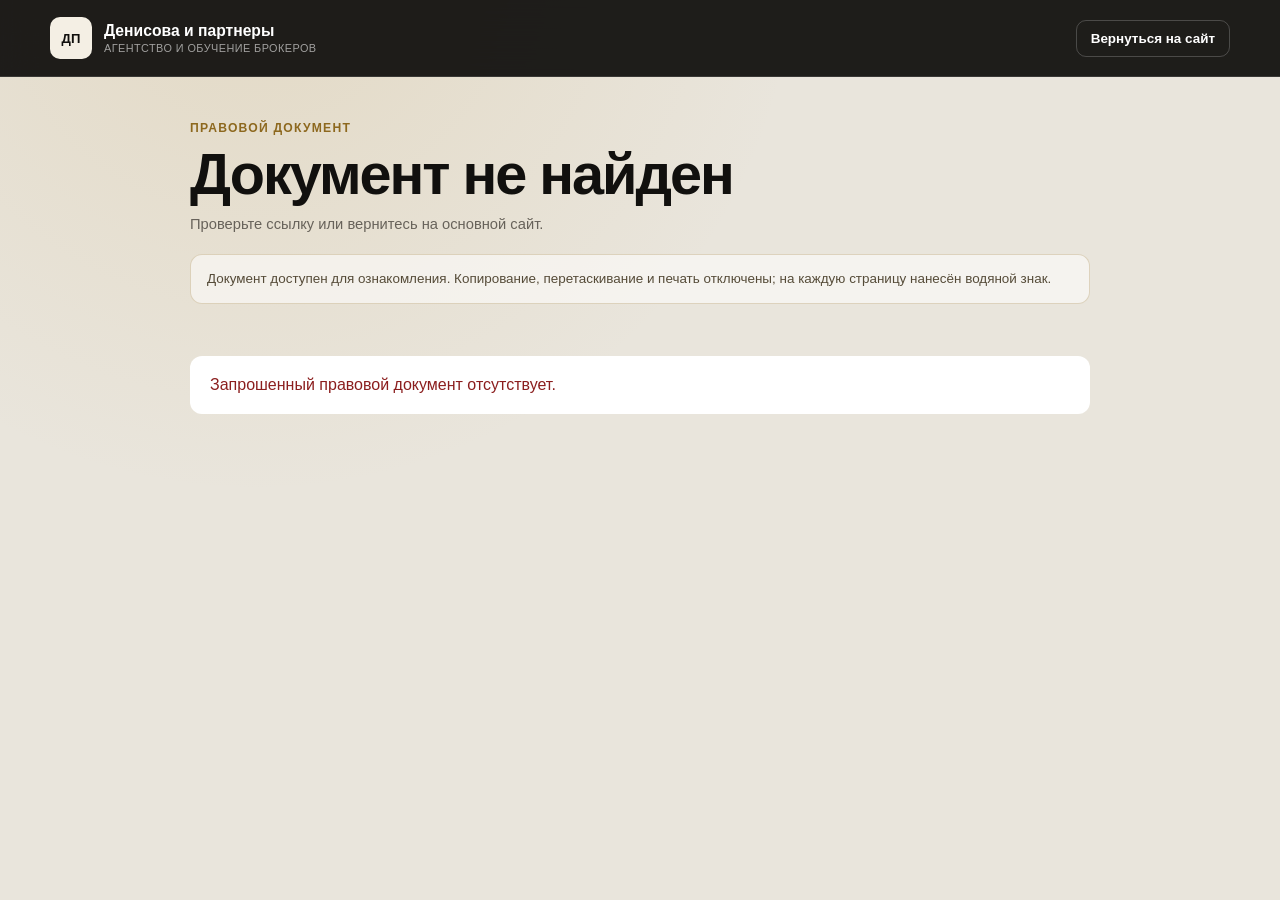
<file: legal-viewer.html>
<!doctype html>
<html lang="ru">
  <head>
    <meta charset="utf-8">
    <meta name="viewport" content="width=device-width, initial-scale=1">
    <meta name="robots" content="noindex,nofollow,noarchive">
    <meta name="theme-color" content="#11100e">
    <title>Правовой документ | Денисова и партнеры</title>
    <link rel="stylesheet" href="legal-viewer.css?v=20260826-1">
  </head>
  <body>
    <header class="legal-header">
      <div class="legal-header__inner">
        <a class="legal-brand" href="./" aria-label="Вернуться на сайт">
          <span class="legal-brand__mark" aria-hidden="true">ДП</span>
          <span>
            <strong>Денисова и партнеры</strong>
            <small>Агентство и обучение брокеров</small>
          </span>
        </a>
        <a class="legal-back" href="./">Вернуться на сайт</a>
      </div>
    </header>

    <main class="legal-main">
      <section class="legal-intro" aria-labelledby="document-title">
        <p class="legal-intro__eyebrow">Правовой документ</p>
        <h1 id="document-title">Загрузка документа…</h1>
        <p id="document-meta" class="legal-intro__meta"></p>
        <p class="legal-intro__notice">Документ доступен для ознакомления. Копирование, перетаскивание и печать отключены; на каждую страницу нанесён водяной знак.</p>
      </section>

      <section id="document-pages" class="legal-pages" aria-label="Страницы документа" aria-live="polite"></section>
      <noscript><p class="legal-error">Для просмотра документа включите JavaScript.</p></noscript>
    </main>

    <div class="legal-print-warning">Печать этой версии документа отключена. Вернитесь к просмотру на сайте.</div>
    <script src="legal-viewer.js?v=20260826-1"></script>
  </body>
</html>
</file>
<file: styles.css>
/*
  The complete desktop/tablet stylesheet is preserved in styles-base.css.
  Mobile-only restoration is isolated in styles-mobile-legacy.css so it can
  be adjusted or removed without touching the desktop design.
*/
@import url("./styles-base.css?v=20260826-victoria-review-v3");
@import url("./styles-mobile-legacy.css?v=20260826-victoria-review-v3");
</file>
<file: legal-viewer.css>
:root {
  color-scheme: light;
  --ink: #11100e;
  --muted: #67625a;
  --paper: #f7f4ee;
  --line: rgba(17,16,14,0.12);
  --gold: #8d681e;
}

* {
  box-sizing: border-box;
}

html {
  background: #e9e5dc;
  scroll-behavior: smooth;
}

body {
  margin: 0;
  color: var(--ink);
  background:
    radial-gradient(circle at 20% -10%, rgba(204,174,111,0.22), transparent 34rem),
    #e9e5dc;
  font-family: Inter, -apple-system, BlinkMacSystemFont, "Segoe UI", sans-serif;
  -webkit-tap-highlight-color: transparent;
}

a {
  color: inherit;
}

.legal-header {
  position: sticky;
  top: 0;
  z-index: 10;
  border-bottom: 1px solid rgba(255,255,255,0.12);
  background: rgba(17,16,14,0.94);
  color: #fff;
  backdrop-filter: blur(16px);
}

.legal-header__inner {
  width: min(1180px, calc(100% - 40px));
  min-height: 76px;
  margin: 0 auto;
  display: flex;
  align-items: center;
  justify-content: space-between;
  gap: 24px;
}

.legal-brand {
  display: inline-flex;
  align-items: center;
  gap: 12px;
  text-decoration: none;
}

.legal-brand__mark {
  width: 42px;
  height: 42px;
  display: grid;
  place-items: center;
  border-radius: 10px;
  background: #f4efe4;
  color: #11100e;
  font-size: 0.82rem;
  font-weight: 850;
}

.legal-brand strong,
.legal-brand small {
  display: block;
}

.legal-brand strong {
  font-size: 0.98rem;
}

.legal-brand small {
  margin-top: 2px;
  color: rgba(255,255,255,0.58);
  font-size: 0.68rem;
  text-transform: uppercase;
  letter-spacing: 0.04em;
}

.legal-back {
  padding: 10px 14px;
  border: 1px solid rgba(255,255,255,0.2);
  border-radius: 10px;
  font-size: 0.84rem;
  font-weight: 700;
  text-decoration: none;
}

.legal-back:hover,
.legal-back:focus-visible {
  border-color: rgba(255,255,255,0.52);
  outline: none;
}

.legal-main {
  width: min(1180px, calc(100% - 40px));
  margin: 0 auto;
  padding: 44px 0 80px;
}

.legal-intro {
  width: min(900px, 100%);
  margin: 0 auto 28px;
}

.legal-intro__eyebrow {
  margin: 0 0 10px;
  color: var(--gold);
  font-size: 0.76rem;
  font-weight: 800;
  letter-spacing: 0.1em;
  text-transform: uppercase;
}

.legal-intro h1 {
  margin: 0;
  max-width: 860px;
  font-size: clamp(1.9rem, 5vw, 3.6rem);
  line-height: 1.02;
  letter-spacing: -0.035em;
}

.legal-intro__meta {
  margin: 12px 0 0;
  color: var(--muted);
  font-size: 0.92rem;
}

.legal-intro__notice {
  margin: 22px 0 0;
  padding: 14px 16px;
  border: 1px solid rgba(141,104,30,0.24);
  border-radius: 12px;
  background: rgba(255,255,255,0.55);
  color: #554b38;
  font-size: 0.84rem;
  line-height: 1.5;
}

.legal-pages {
  width: min(900px, 100%);
  margin: 0 auto;
  display: grid;
  gap: 22px;
  user-select: none;
  -webkit-user-select: none;
}

.legal-page {
  margin: 0;
}

.legal-page img {
  display: block;
  width: 100%;
  height: auto;
  border: 1px solid rgba(17,16,14,0.08);
  border-radius: 4px;
  background: #fff;
  box-shadow: 0 20px 55px rgba(28,25,20,0.13);
  pointer-events: none;
  -webkit-user-drag: none;
}

.legal-page figcaption {
  margin-top: 7px;
  color: var(--muted);
  font-size: 0.72rem;
  text-align: center;
}

.legal-error {
  width: min(900px, 100%);
  margin: 24px auto;
  padding: 20px;
  border-radius: 12px;
  background: #fff;
  color: #8b1e1e;
}

.legal-print-warning {
  display: none;
}

@media (max-width: 640px) {
  .legal-header__inner,
  .legal-main {
    width: min(100% - 24px, 1180px);
  }

  .legal-header__inner {
    min-height: 64px;
  }

  .legal-brand small {
    display: none;
  }

  .legal-brand__mark {
    width: 36px;
    height: 36px;
  }

  .legal-back {
    padding: 9px 10px;
    font-size: 0.74rem;
  }

  .legal-main {
    padding: 28px 0 48px;
  }

  .legal-intro {
    margin-bottom: 18px;
  }

  .legal-intro__notice {
    margin-top: 16px;
    padding: 12px;
    font-size: 0.76rem;
  }

  .legal-pages {
    gap: 14px;
  }

  .legal-page img {
    box-shadow: 0 10px 26px rgba(28,25,20,0.11);
  }
}

@media print {
  body > * {
    display: none !important;
  }

  .legal-print-warning {
    display: block !important;
    padding: 40px;
    font: 18px/1.5 sans-serif;
  }
}
</file>
